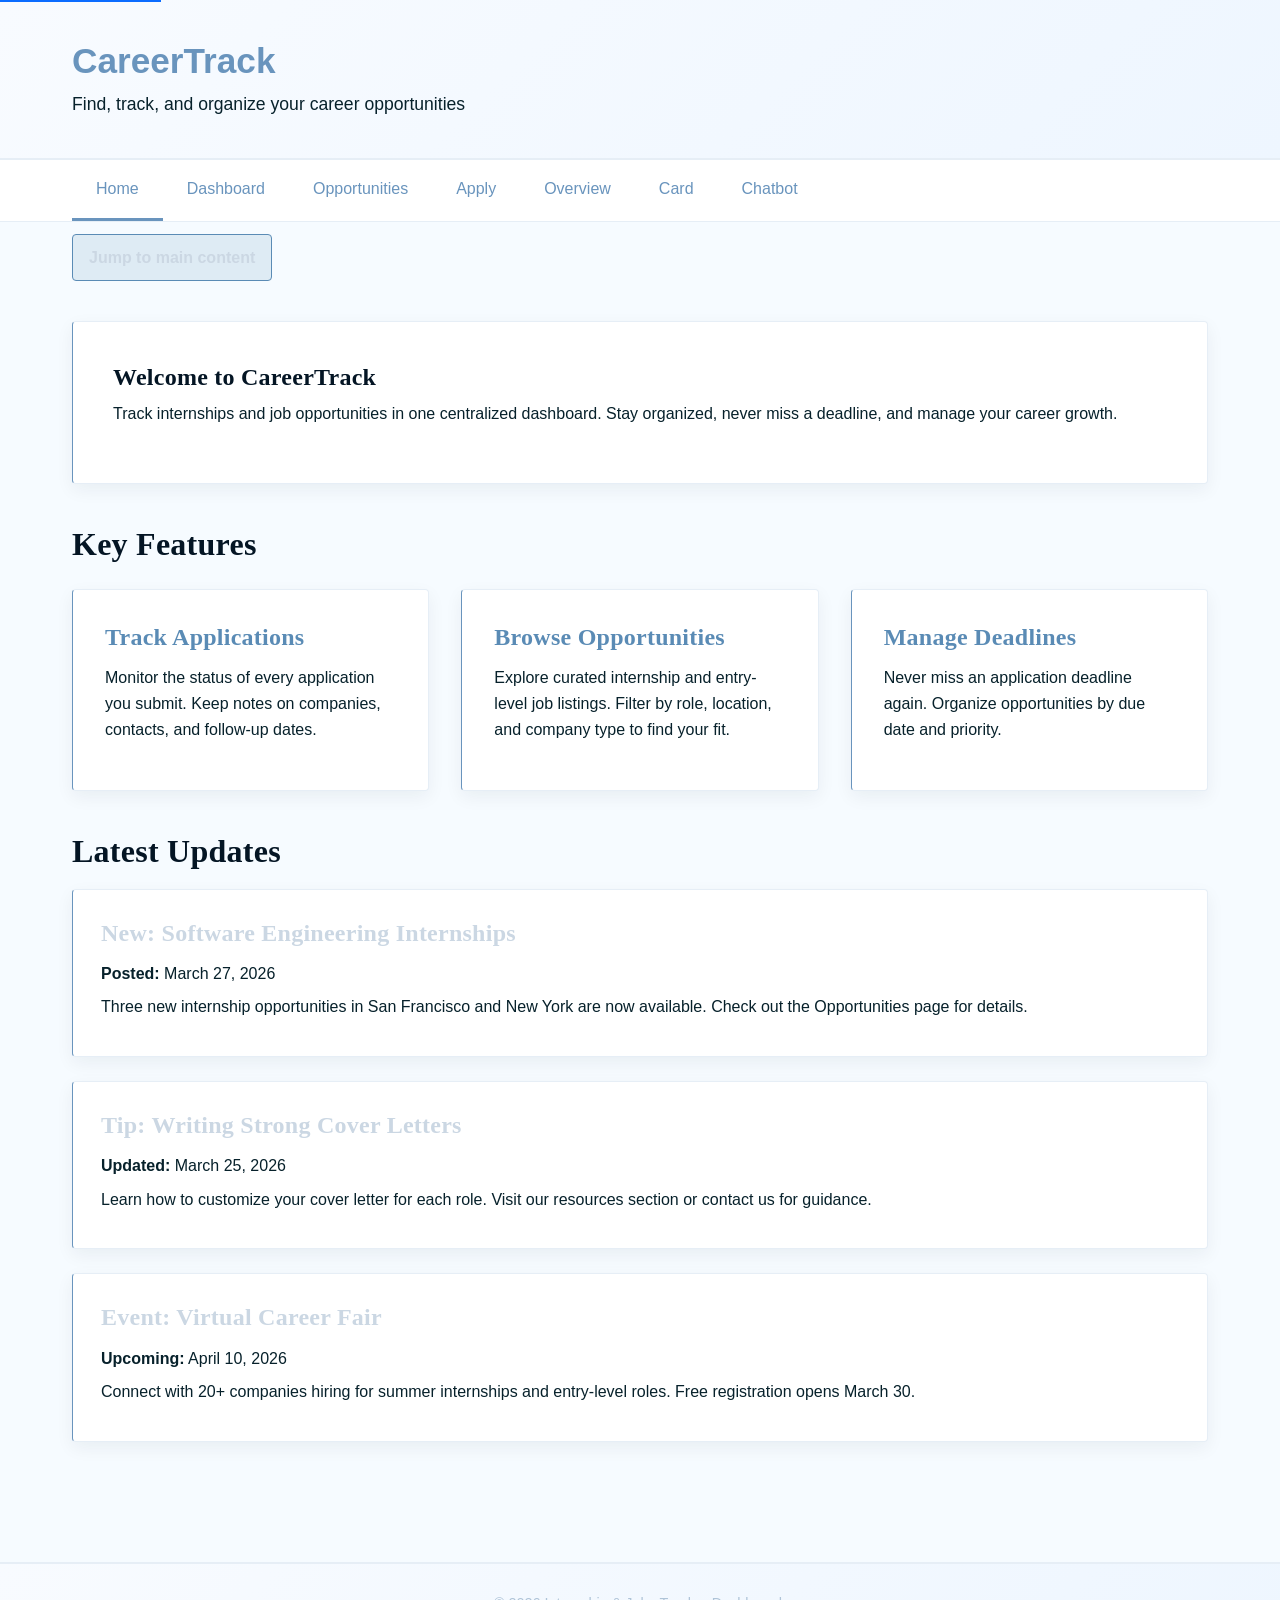
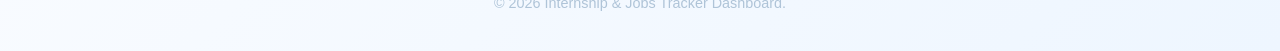
<file: index.html>
<!doctype html>
<html lang="en">
<head>
    <meta charset="UTF-8">
    <meta name="viewport" content="width=device-width, initial-scale=1.0">
    <title>CareerTrack</title>
    <link rel="stylesheet" href="styles.css">
</head>
<body>
    <a href="#main-content" class="skip-link">Skip to main content</a>
    
    <header>
        <div class="container">
            <p class="site-title">CareerTrack</p>
            <p class="tagline">Find, track, and organize your career opportunities</p>
        </div>
    </header>

    <nav>
        <div class="container">
            <ul class="nav-list">
                <li><a href="index.html" class="active">Home</a></li>
                <li><a href="dashboard.html">Dashboard</a></li>
                <li><a href="jobs.html">Opportunities</a></li>
                <li><a href="contact.html">Apply</a></li>
                <li><a href="overview.html">Overview</a></li>
                <li><a href="card.html">Card</a></li>
                <li><a href="chatbot.html">Chatbot</a></li>
            </ul>
        </div>
    </nav>

    <div class="main-jump-wrap">
        <div class="container">
            <a href="#main-content" class="main-jump-btn">Jump to main content</a>
        </div>
    </div>

    <main id="main-content">
        <div class="container">
            <section class="hero">
                <h1>Welcome to CareerTrack</h1>
                <p>Track internships and job opportunities in one centralized dashboard. Stay organized, never miss a deadline, and manage your career growth.</p>
            </section>

            <section class="features">
                <h2>Key Features</h2>
                <div class="feature-grid">
                    <article class="feature-card">
                        <h3>Track Applications</h3>
                        <p>Monitor the status of every application you submit. Keep notes on companies, contacts, and follow-up dates.</p>
                    </article>
                    <article class="feature-card">
                        <h3>Browse Opportunities</h3>
                        <p>Explore curated internship and entry-level job listings. Filter by role, location, and company type to find your fit.</p>
                    </article>
                    <article class="feature-card">
                        <h3>Manage Deadlines</h3>
                        <p>Never miss an application deadline again. Organize opportunities by due date and priority.</p>
                    </article>
                </div>
            </section>

            <section class="latest-updates">
                <h2>Latest Updates</h2>
                <div class="updates-list">
                    <article class="update-item">
                        <h3>New: Software Engineering Internships</h3>
                        <p><strong>Posted:</strong> March 27, 2026</p>
                        <p>Three new internship opportunities in San Francisco and New York are now available. Check out the Opportunities page for details.</p>
                    </article>
                    <article class="update-item">
                        <h3>Tip: Writing Strong Cover Letters</h3>
                        <p><strong>Updated:</strong> March 25, 2026</p>
                        <p>Learn how to customize your cover letter for each role. Visit our resources section or contact us for guidance.</p>
                    </article>
                    <article class="update-item">
                        <h3>Event: Virtual Career Fair</h3>
                        <p><strong>Upcoming:</strong> April 10, 2026</p>
                        <p>Connect with 20+ companies hiring for summer internships and entry-level roles. Free registration opens March 30.</p>
                    </article>
                </div>
            </section>
        </div>
    </main>

    <footer>
        <div class="container">
            <p>&copy; 2026 Internship & Jobs Tracker Dashboard.</p>
        </div>
    </footer>
</body>
</html>
</file>
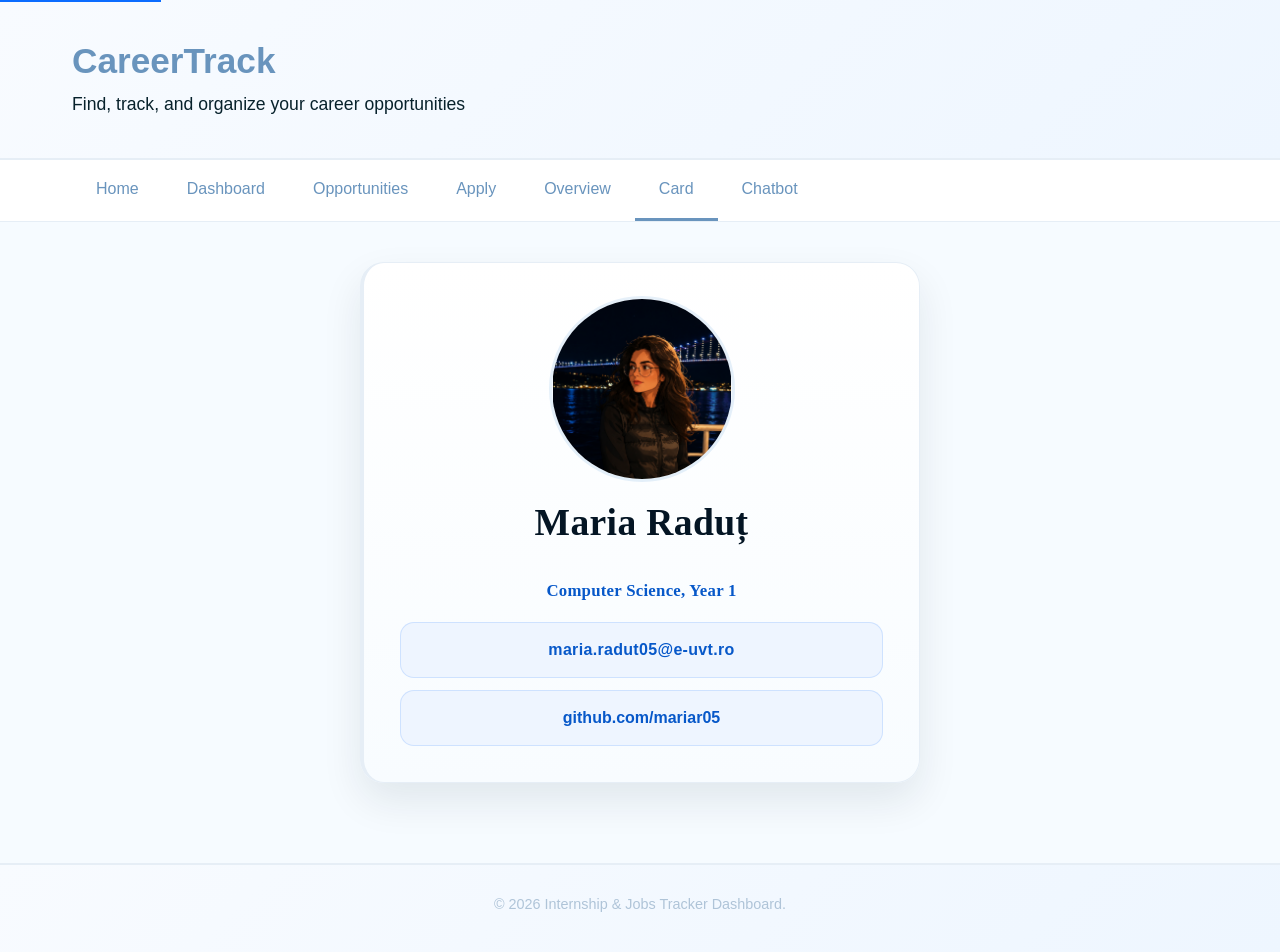
<file: card.html>
<!doctype html>
<html lang="en">
<head>
    <meta charset="UTF-8">
    <meta name="viewport" content="width=device-width, initial-scale=1.0">
    <title>Business Card - CareerTrack</title>
    <link rel="stylesheet" href="styles.css">
    <link rel="stylesheet" href="card.css">
</head>
<body class="card-page">
    <a href="#main-content" class="skip-link">Skip to main content</a>

    <header>
        <div class="container">
            <p class="site-title">CareerTrack</p>
            <p class="tagline">Find, track, and organize your career opportunities</p>
        </div>
    </header>

    <nav>
        <div class="container">
            <ul class="nav-list">
                <li><a href="index.html">Home</a></li>
                <li><a href="dashboard.html">Dashboard</a></li>
                <li><a href="jobs.html">Opportunities</a></li>
                <li><a href="contact.html">Apply</a></li>
                <li><a href="overview.html">Overview</a></li>
                <li><a href="card.html" class="active">Card</a></li>
                <li><a href="chatbot.html">Chatbot</a></li>
            </ul>
        </div>
    </nav>

    <main id="main-content" class="card-page">
        <div class="container">
            <section class="card-shell" id="main-card">
                <img src="assets/card-avatar.png" alt="Portrait illustration" class="card-photo" style="box-shadow: 0 0 0 3px rgba(119, 173, 223, 0.18);">
                <h1 class="card-title" id="fullname">Maria Raduț</h1>
                <h2 class="card-subtitle">Computer Science, Year 1</h2>
                <div class="card-links">
                    <a href="mailto:maria.radut05@e-uvt.ro" class="card-email" id="email-link">maria.radut05@e-uvt.ro</a>
                    <a href="https://github.com/mariar05" class="card-github" id="github-link" target="_blank" rel="noopener noreferrer">github.com/mariar05</a>
                </div>
            </section>
        </div>
    </main>

    <footer>
        <div class="container">
            <p>&copy; 2026 Internship & Jobs Tracker Dashboard.</p>
        </div>
    </footer>
</body>
</html>
</file>
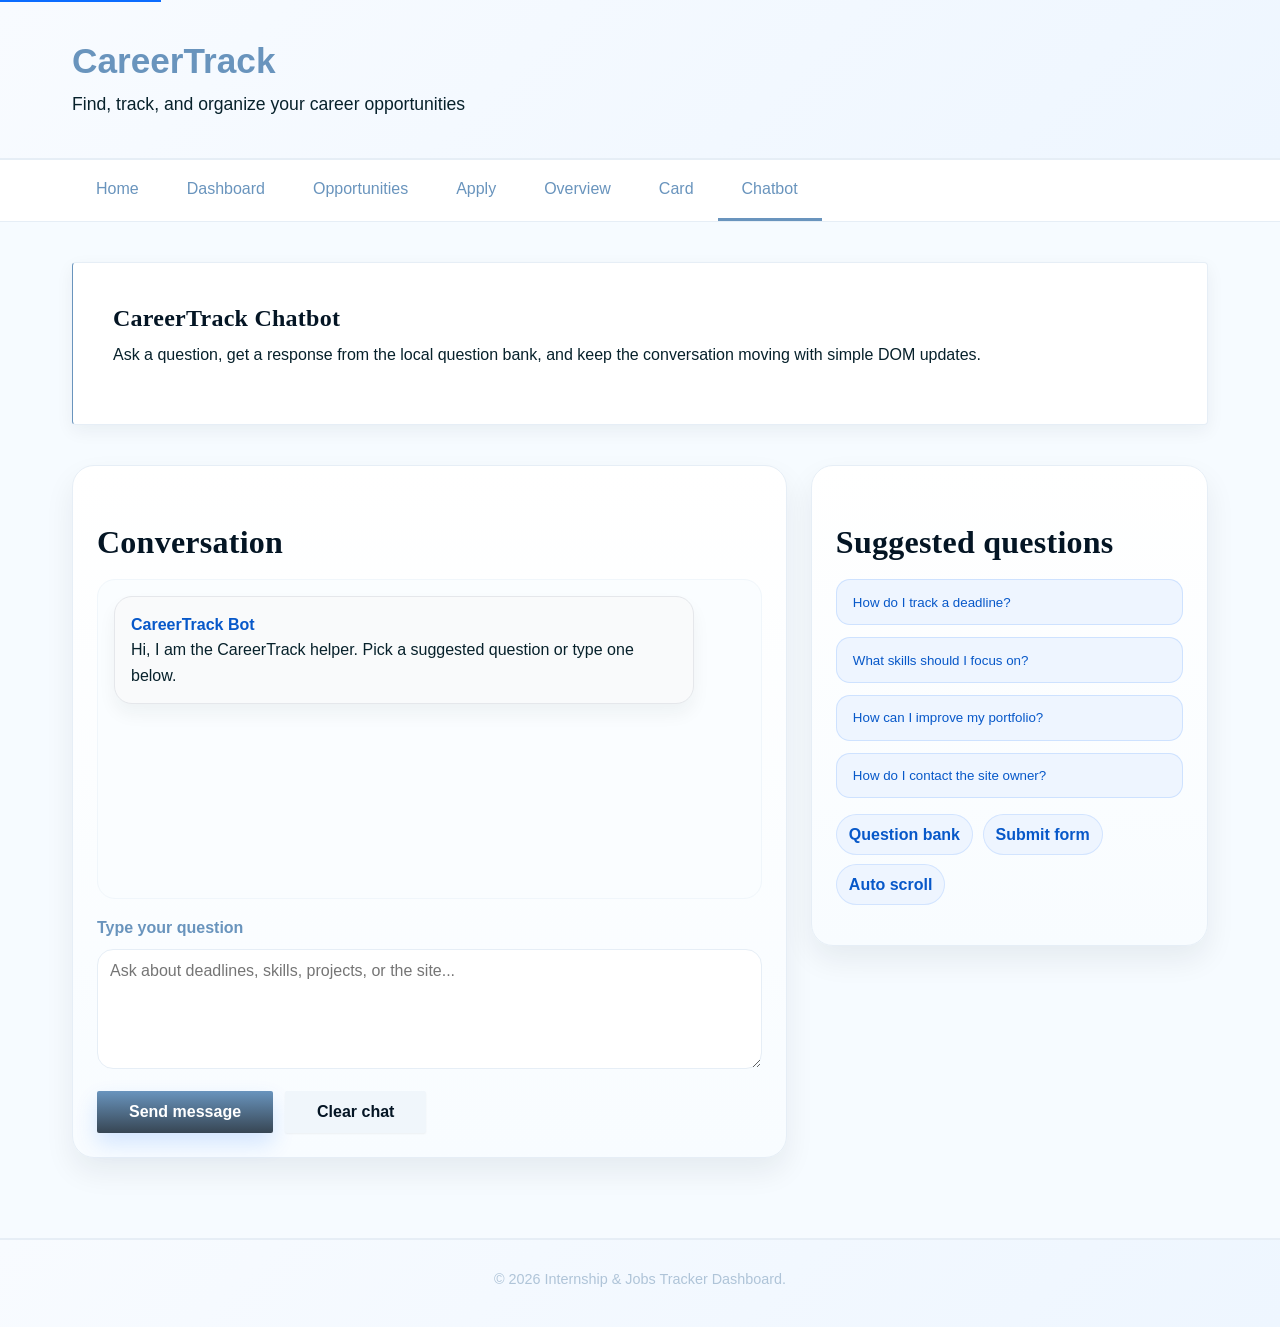
<file: chatbot.html>
<!doctype html>
<html lang="en">
<head>
    <meta charset="UTF-8">
    <meta name="viewport" content="width=device-width, initial-scale=1.0">
    <title>Chatbot - CareerTrack</title>
    <link rel="stylesheet" href="styles.css">
    <link rel="stylesheet" href="chatbot.css">
</head>
<body class="chatbot-page">
    <a href="#main-content" class="skip-link">Skip to main content</a>

    <header>
        <div class="container">
            <p class="site-title">CareerTrack</p>
            <p class="tagline">Find, track, and organize your career opportunities</p>
        </div>
    </header>

    <nav>
        <div class="container">
            <ul class="nav-list">
                <li><a href="index.html">Home</a></li>
                <li><a href="dashboard.html">Dashboard</a></li>
                <li><a href="jobs.html">Opportunities</a></li>
                <li><a href="contact.html">Apply</a></li>
                <li><a href="overview.html">Overview</a></li>
                <li><a href="card.html">Card</a></li>
                <li><a href="chatbot.html" class="active">Chatbot</a></li>
            </ul>
        </div>
    </nav>

    <main id="main-content" class="chatbot-page">
        <div class="container">
            <section class="hero">
                <h1>CareerTrack Chatbot</h1>
                <p>Ask a question, get a response from the local question bank, and keep the conversation moving with simple DOM updates.</p>
            </section>

            <section class="chatbot-shell">
                <article class="chatbot-window">
                    <h2>Conversation</h2>
                    <div id="chat-feed" class="chatbot-feed" aria-live="polite" aria-label="Chat conversation"></div>

                    <form id="chat-form" class="chatbot-form">
                        <label for="chat-input">Type your question</label>
                        <textarea id="chat-input" name="chat-input" rows="3" placeholder="Ask about deadlines, skills, projects, or the site..." required></textarea>
                        <div class="form-row">
                            <button type="submit" class="btn btn-primary">Send message</button>
                            <button type="button" id="clear-chat" class="btn btn-secondary">Clear chat</button>
                        </div>
                    </form>
                </article>

                <aside class="chatbot-sidebar">
                    <h2>Suggested questions</h2>
                    <div class="suggested-questions" id="suggested-questions" aria-label="Suggested questions"></div>
                    <p class="chatbot-meta">
                        <span class="meta-pill">Question bank</span>
                        <span class="meta-pill">Submit form</span>
                        <span class="meta-pill">Auto scroll</span>
                    </p>
                </aside>
            </section>
        </div>
    </main>

    <footer>
        <div class="container">
            <p>&copy; 2026 Internship & Jobs Tracker Dashboard.</p>
        </div>
    </footer>

    <script src="chatbot.js"></script>
</html>
</file>
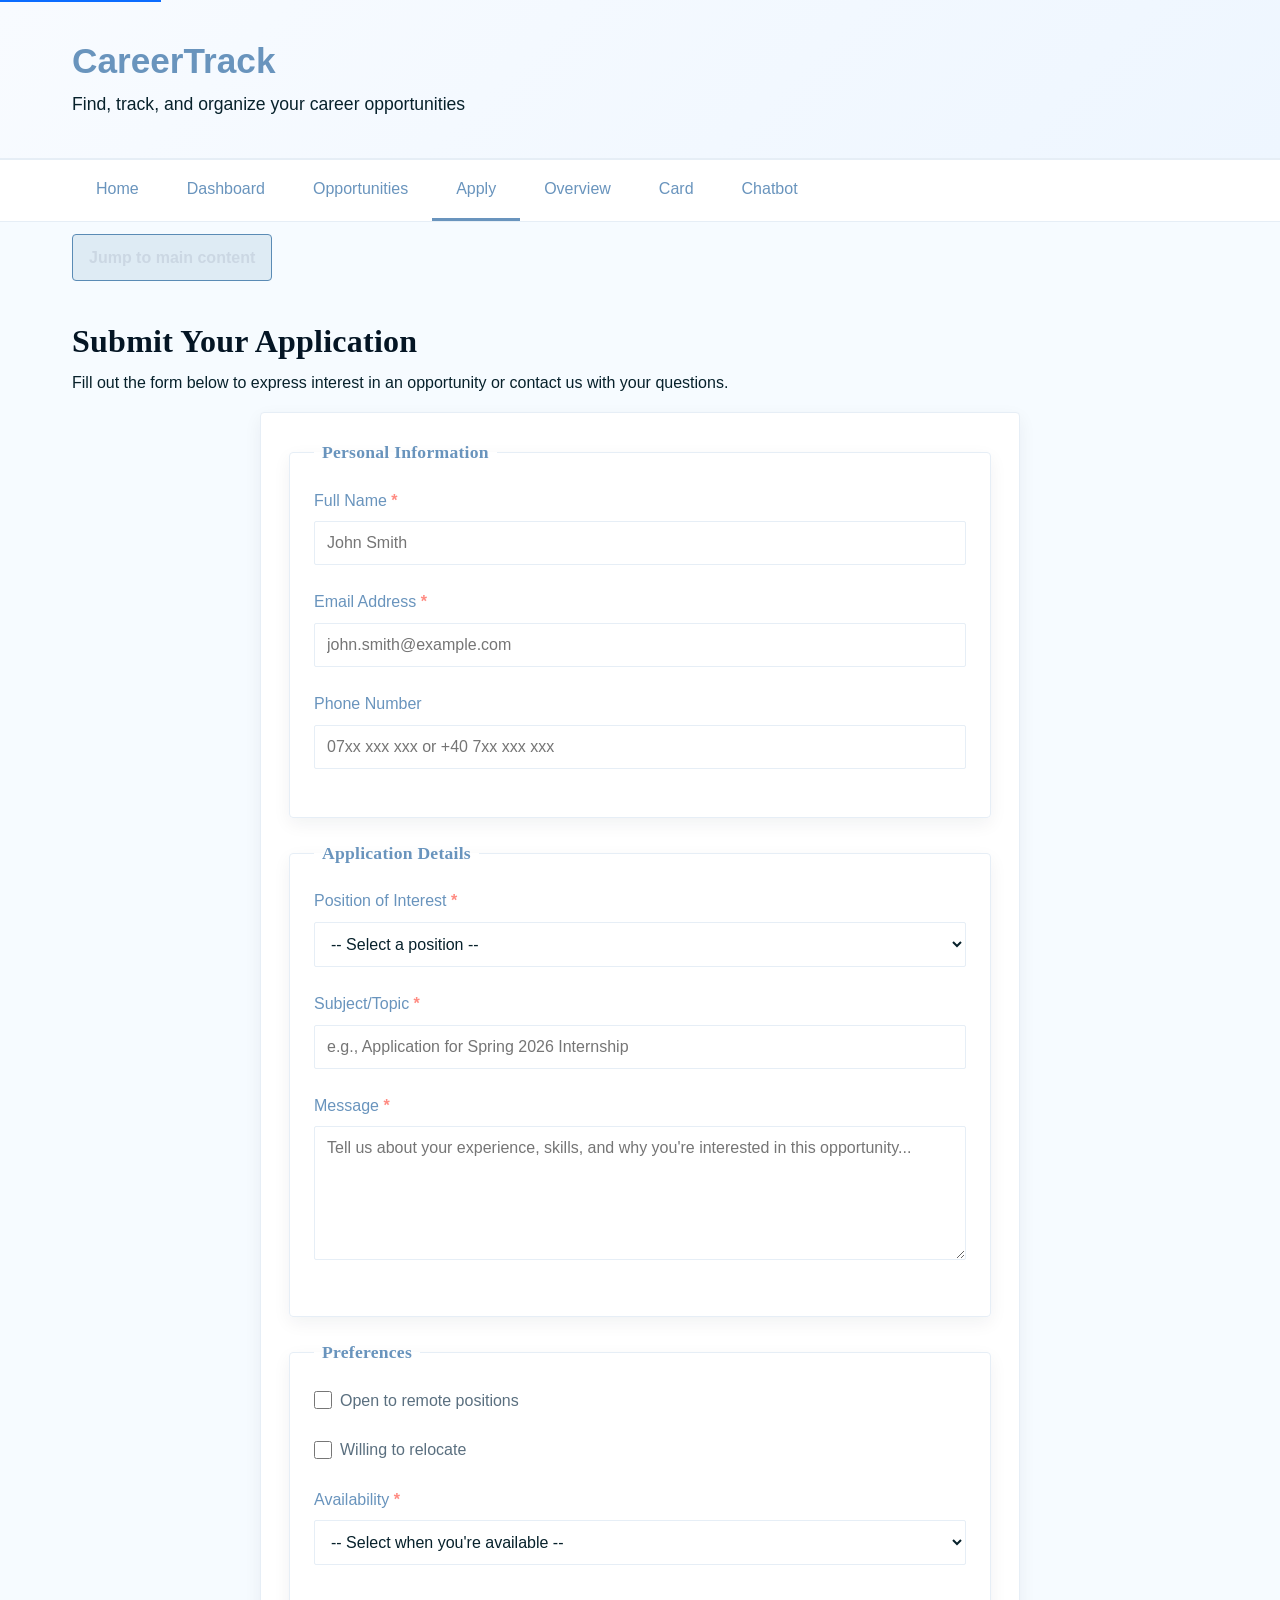
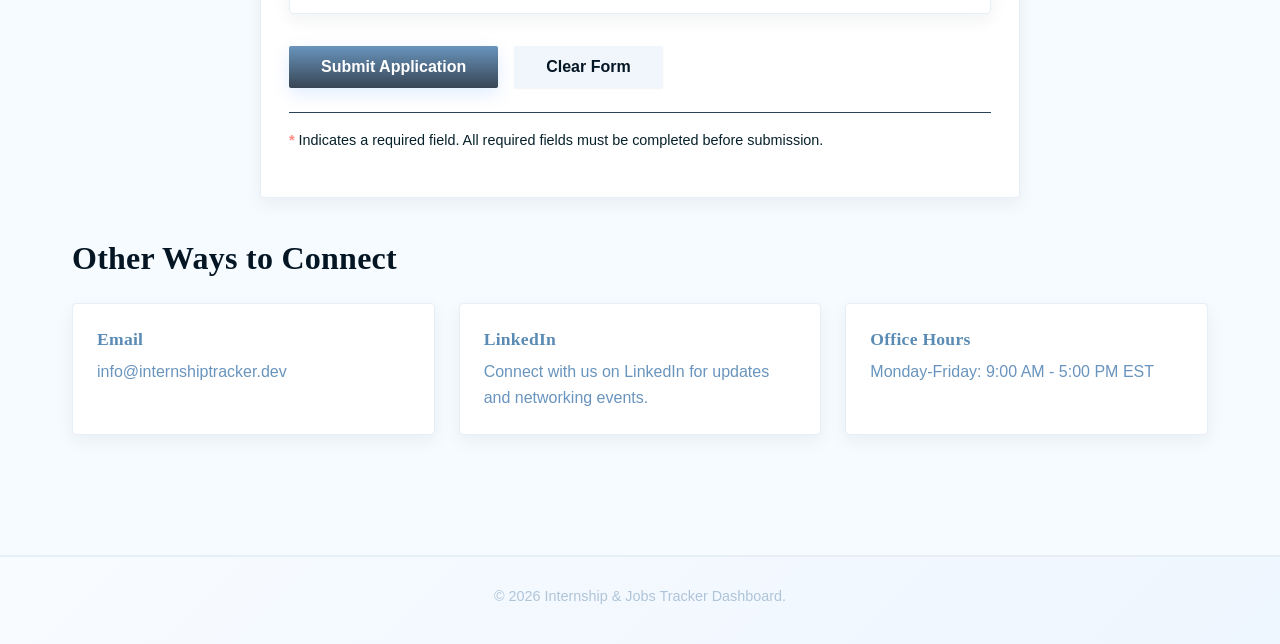
<file: contact.html>
<!doctype html>
<html lang="en">
<head>
    <meta charset="UTF-8">
    <meta name="viewport" content="width=device-width, initial-scale=1.0">
    <title>Apply - CareerTrack</title>
    <link rel="stylesheet" href="styles.css">
</head>
<body>
    <a href="#main-content" class="skip-link">Skip to main content</a>
    
    <header>
        <div class="container">
            <p class="site-title">CareerTrack</p>
            <p class="tagline">Find, track, and organize your career opportunities</p>
        </div>
    </header>

    <nav>
        <div class="container">
            <ul class="nav-list">
                <li><a href="index.html">Home</a></li>
                <li><a href="dashboard.html">Dashboard</a></li>
                <li><a href="jobs.html">Opportunities</a></li>
                <li><a href="contact.html" class="active">Apply</a></li>
                <li><a href="overview.html">Overview</a></li>
                <li><a href="card.html">Card</a></li>
                <li><a href="chatbot.html">Chatbot</a></li>
            </ul>
        </div>
    </nav>

    <div class="main-jump-wrap">
        <div class="container">
            <a href="#main-content" class="main-jump-btn">Jump to main content</a>
        </div>
    </div>

    <main id="main-content">
        <div class="container">
            <h1>Submit Your Application</h1>
            <p>Fill out the form below to express interest in an opportunity or contact us with your questions.</p>

            <section class="form-section">
                <form class="application-form" action="#" method="POST">
                    
                    <fieldset>
                        <legend>Personal Information</legend>
                        
                        <div class="form-group">
                            <label for="full-name">Full Name <span class="required">*</span></label>
                            <input 
                                type="text" 
                                id="full-name" 
                                name="full_name" 
                                required 
                                placeholder="John Smith"
                                aria-required="true"
                            >
                        </div>

                        <div class="form-group">
                            <label for="email">Email Address <span class="required">*</span></label>
                            <input 
                                type="email" 
                                id="email" 
                                name="email" 
                                required 
                                placeholder="john.smith@example.com"
                                aria-required="true"
                            >
                        </div>

                        <div class="form-group">
                            <label for="phone">Phone Number</label>
                            <input 
                                type="tel" 
                                id="phone" 
                                name="phone" 
                                placeholder="07xx xxx xxx or +40 7xx xxx xxx"
                                inputmode="tel"
                                autocomplete="tel-national"
                                pattern="^(\+40\s?|0)7\d{2}[\s.-]?\d{3}[\s.-]?\d{3}$"
                                title="Use a valid phone number from Romania: 07xx xxx xxx or +40 7xx xxx xxx"
                            >
                        </div>
                    </fieldset>

                    <fieldset>
                        <legend>Application Details</legend>
                        
                        <div class="form-group">
                            <label for="position">Position of Interest <span class="required">*</span></label>
                            <select id="position" name="position" required aria-required="true">
                                <option value="">-- Select a position --</option>
                                <option value="software-eng">Software Engineering Internship</option>
                                <option value="data-analytics">Data Analytics Internship</option>
                                <option value="ui-ux">UI/UX Design Internship</option>
                                <option value="business-analyst">Business Analyst Internship</option>
                                <option value="environmental">Environmental Science Internship</option>
                                <option value="marketing">Marketing & Communications Internship</option>
                                <option value="cybersecurity">Cybersecurity Internship</option>
                                <option value="product-mgmt">Product Management Internship</option>
                            </select>
                        </div>

                        <div class="form-group">
                            <label for="subject">Subject/Topic <span class="required">*</span></label>
                            <input 
                                type="text" 
                                id="subject" 
                                name="subject" 
                                required 
                                placeholder="e.g., Application for Spring 2026 Internship"
                                aria-required="true"
                            >
                        </div>

                        <div class="form-group">
                            <label for="message">Message <span class="required">*</span></label>
                            <textarea 
                                id="message" 
                                name="message" 
                                rows="6" 
                                required 
                                placeholder="Tell us about your experience, skills, and why you're interested in this opportunity..."
                                aria-required="true"
                            ></textarea>
                        </div>
                    </fieldset>

                    <fieldset>
                        <legend>Preferences</legend>
                        
                        <div class="form-group checkbox-group">
                            <label for="remote">
                                <input 
                                    type="checkbox" 
                                    id="remote" 
                                    name="remote" 
                                    value="yes"
                                >
                                Open to remote positions
                            </label>
                        </div>

                        <div class="form-group checkbox-group">
                            <label for="relocation">
                                <input 
                                    type="checkbox" 
                                    id="relocation" 
                                    name="relocation" 
                                    value="yes"
                                >
                                Willing to relocate
                            </label>
                        </div>

                        <div class="form-group">
                            <label for="availability">Availability <span class="required">*</span></label>
                            <select id="availability" name="availability" required aria-required="true">
                                <option value="">-- Select when you're available --</option>
                                <option value="summer-2026">Summer 2026</option>
                                <option value="fall-2026">Fall 2026</option>
                                <option value="spring-2027">Spring 2027</option>
                                <option value="immediate">Immediate</option>
                                <option value="flexible">Flexible</option>
                            </select>
                        </div>
                    </fieldset>

                    <div class="form-actions">
                        <button type="submit" class="btn btn-primary">Submit Application</button>
                        <button type="reset" class="btn btn-secondary">Clear Form</button>
                    </div>

                    <p class="form-note"><span class="required">*</span> Indicates a required field. All required fields must be completed before submission.</p>
                </form>
            </section>

            <section class="contact-info">
                <h2>Other Ways to Connect</h2>
                <div class="contact-methods">
                    <article class="contact-method">
                        <h4>Email</h4>
                        <p><a href="mailto:info@internshiptracker.dev">info@internshiptracker.dev</a></p>
                    </article>
                    <article class="contact-method">
                        <h4>LinkedIn</h4>
                        <p>Connect with us on <a href="https://linkedin.com" target="_blank" rel="noopener noreferrer">LinkedIn</a> for updates and networking events.</p>
                    </article>
                    <article class="contact-method">
                        <h4>Office Hours</h4>
                        <p>Monday-Friday: 9:00 AM - 5:00 PM EST</p>
                    </article>
                </div>
            </section>
        </div>
    </main>

    <footer>
        <div class="container">
            <p>&copy; 2026 Internship & Jobs Tracker Dashboard.</p>
        </div>
    </footer>
</body>
</html>
</file>
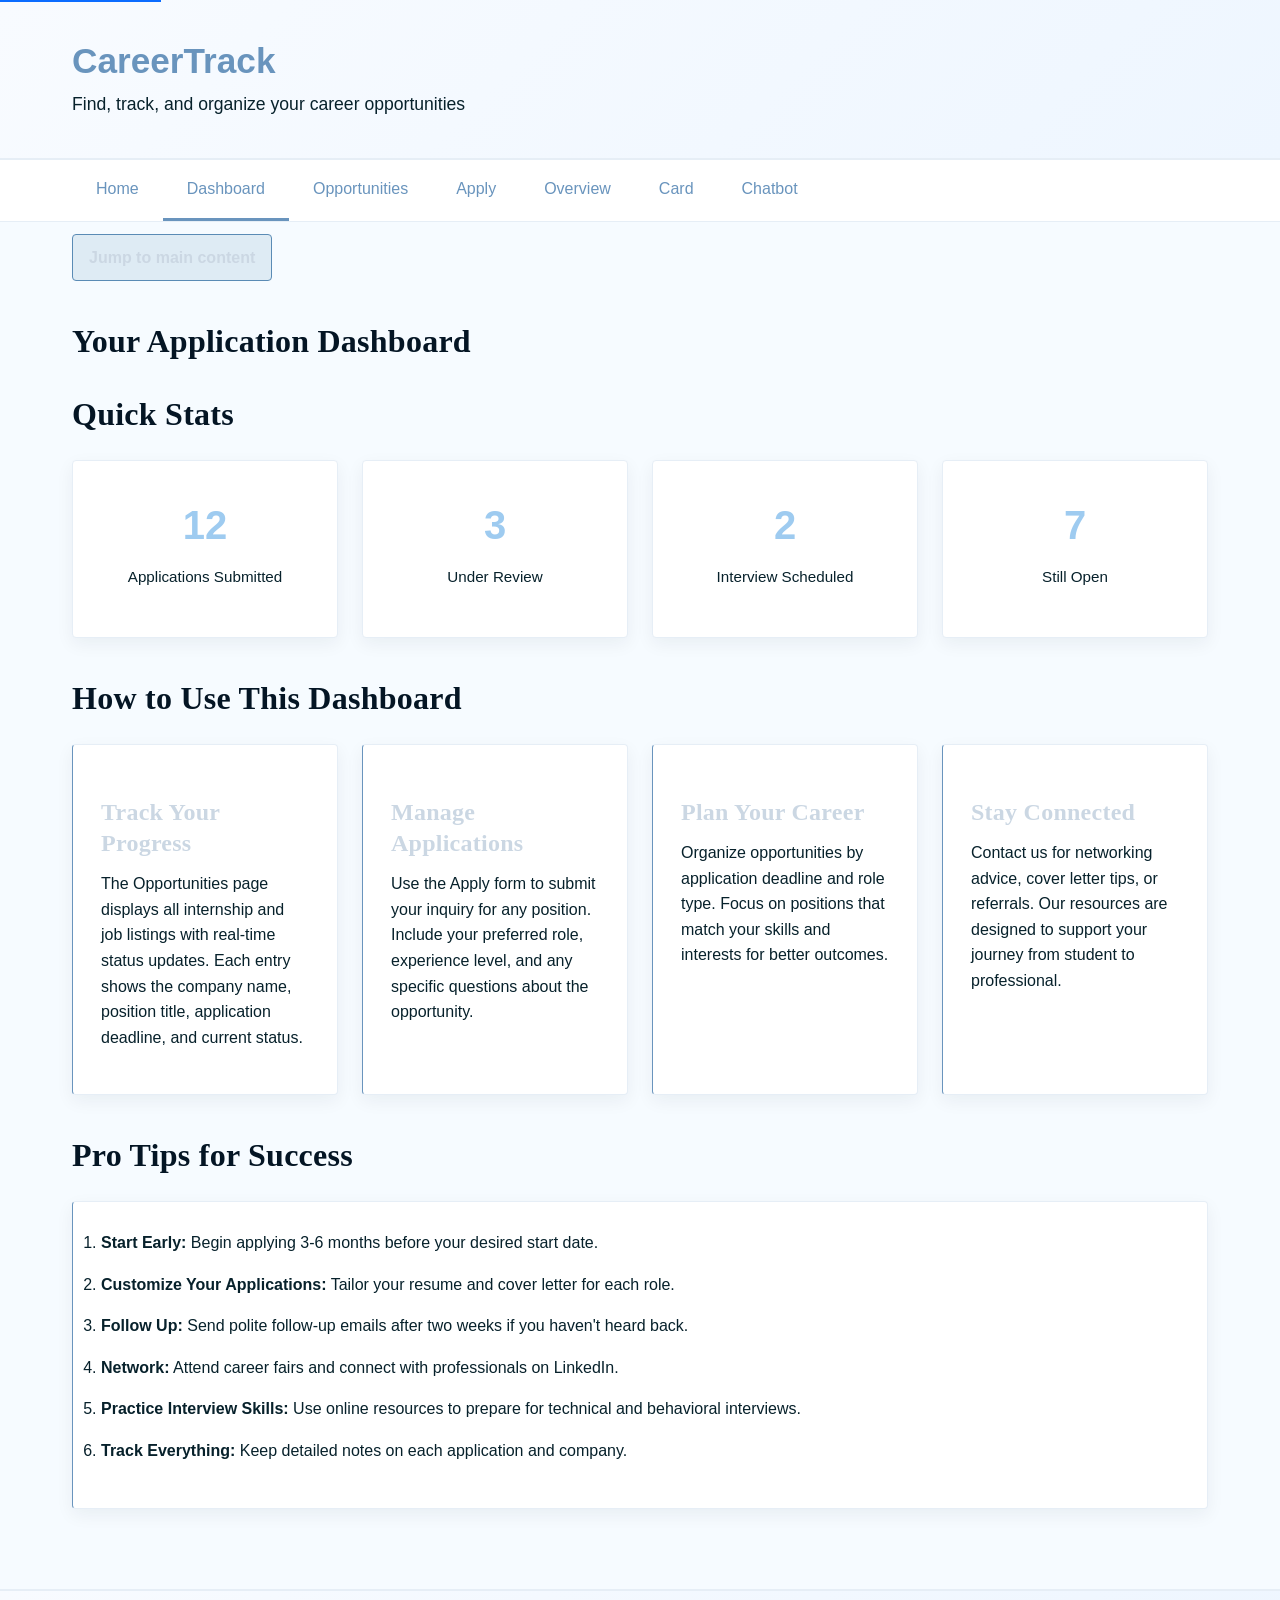
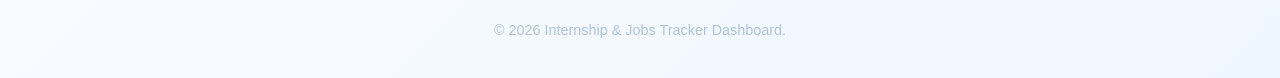
<file: dashboard.html>
<!doctype html>
<html lang="en">
<head>
    <meta charset="UTF-8">
    <meta name="viewport" content="width=device-width, initial-scale=1.0">
    <title>Dashboard - CareerTrack</title>
    <link rel="stylesheet" href="styles.css">
</head>
<body>
    <a href="#main-content" class="skip-link">Skip to main content</a>
    
    <header>
        <div class="container">
            <p class="site-title">CareerTrack</p>
            <p class="tagline">Find, track, and organize your career opportunities</p>
        </div>
    </header>

    <nav>
        <div class="container">
            <ul class="nav-list">
                <li><a href="index.html">Home</a></li>
                <li><a href="dashboard.html" class="active">Dashboard</a></li>
                <li><a href="jobs.html">Opportunities</a></li>
                <li><a href="contact.html">Apply</a></li>
                <li><a href="overview.html">Overview</a></li>
                <li><a href="card.html">Card</a></li>
                <li><a href="chatbot.html">Chatbot</a></li>
            </ul>
        </div>
    </nav>

    <div class="main-jump-wrap">
        <div class="container">
            <a href="#main-content" class="main-jump-btn">Jump to main content</a>
        </div>
    </div>

    <main id="main-content">
        <div class="container">
            <h1>Your Application Dashboard</h1>
            
            <section class="dashboard-overview">
                <h2>Quick Stats</h2>
                <div class="stats-grid">
                    <div class="stat-card">
                        <p class="stat-number">12</p>
                        <p class="stat-label">Applications Submitted</p>
                    </div>
                    <div class="stat-card">
                        <p class="stat-number">3</p>
                        <p class="stat-label">Under Review</p>
                    </div>
                    <div class="stat-card">
                        <p class="stat-number">2</p>
                        <p class="stat-label">Interview Scheduled</p>
                    </div>
                    <div class="stat-card">
                        <p class="stat-number">7</p>
                        <p class="stat-label">Still Open</p>
                    </div>
                </div>
            </section>

            <section class="dashboard-content">
                <h2>How to Use This Dashboard</h2>
                <div class="info-boxes">
                    <article class="info-box">
                        <h3>Track Your Progress</h3>
                        <p>The Opportunities page displays all internship and job listings with real-time status updates. Each entry shows the company name, position title, application deadline, and current status.</p>
                    </article>
                    <article class="info-box">
                        <h3>Manage Applications</h3>
                        <p>Use the Apply form to submit your inquiry for any position. Include your preferred role, experience level, and any specific questions about the opportunity.</p>
                    </article>
                    <article class="info-box">
                        <h3>Plan Your Career</h3>
                        <p>Organize opportunities by application deadline and role type. Focus on positions that match your skills and interests for better outcomes.</p>
                    </article>
                    <article class="info-box">
                        <h3>Stay Connected</h3>
                        <p>Contact us for networking advice, cover letter tips, or referrals. Our resources are designed to support your journey from student to professional.</p>
                    </article>
                </div>
            </section>

            <section class="dashboard-tips">
                <h2>Pro Tips for Success</h2>
                <ol class="tips-list">
                    <li><strong>Start Early:</strong> Begin applying 3-6 months before your desired start date.</li>
                    <li><strong>Customize Your Applications:</strong> Tailor your resume and cover letter for each role.</li>
                    <li><strong>Follow Up:</strong> Send polite follow-up emails after two weeks if you haven't heard back.</li>
                    <li><strong>Network:</strong> Attend career fairs and connect with professionals on LinkedIn.</li>
                    <li><strong>Practice Interview Skills:</strong> Use online resources to prepare for technical and behavioral interviews.</li>
                    <li><strong>Track Everything:</strong> Keep detailed notes on each application and company.</li>
                </ol>
            </section>
        </div>
    </main>

    <footer>
        <div class="container">
            <p>&copy; 2026 Internship & Jobs Tracker Dashboard.</p>
        </div>
    </footer>
</body>
</html>
</file>
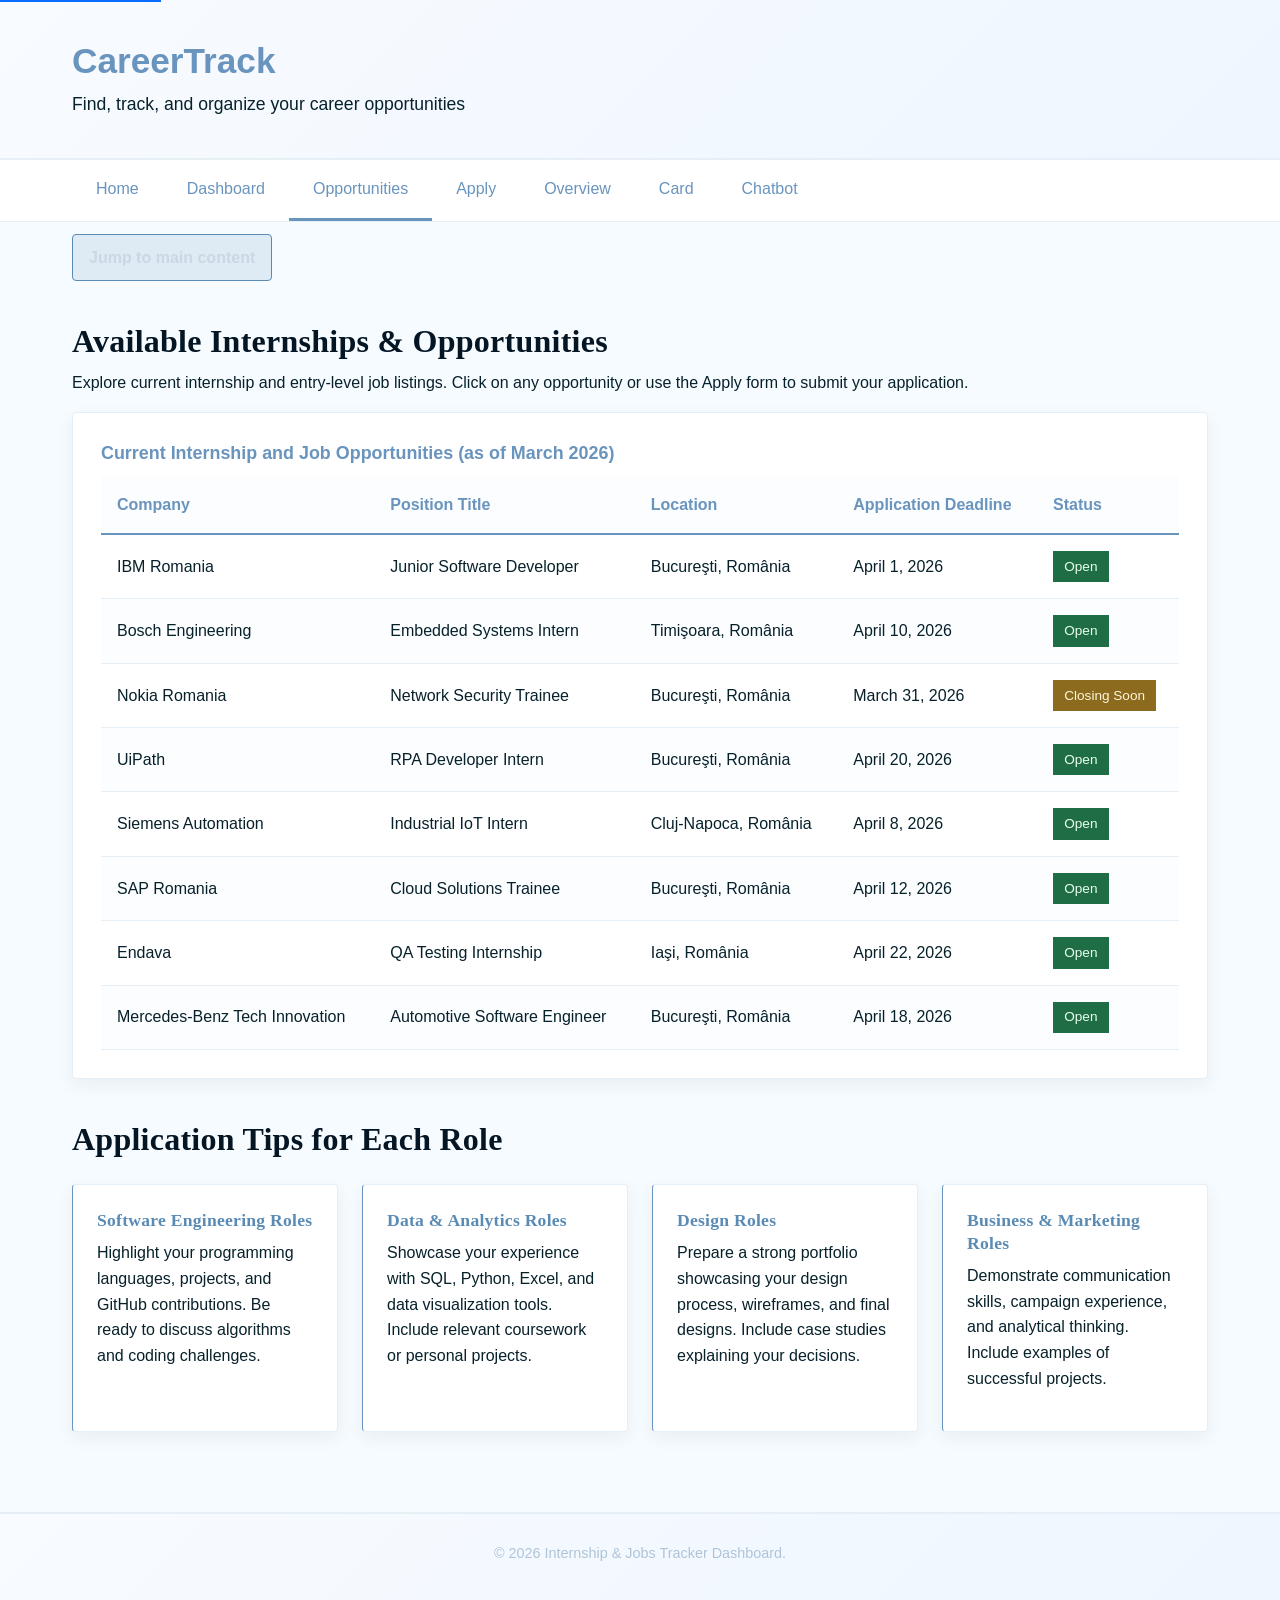
<file: jobs.html>
<!doctype html>
<html lang="en">
<head>
    <meta charset="UTF-8">
    <meta name="viewport" content="width=device-width, initial-scale=1.0">
    <title>Opportunities - CareerTrack</title>
    <link rel="stylesheet" href="styles.css">
</head>
<body>
    <a href="#main-content" class="skip-link">Skip to main content</a>
    
    <header>
        <div class="container">
            <p class="site-title">CareerTrack</p>
            <p class="tagline">Find, track, and organize your career opportunities</p>
        </div>
    </header>

    <nav>
        <div class="container">
            <ul class="nav-list">
                <li><a href="index.html">Home</a></li>
                <li><a href="dashboard.html">Dashboard</a></li>
                <li><a href="jobs.html" class="active">Opportunities</a></li>
                <li><a href="contact.html">Apply</a></li>
                <li><a href="overview.html">Overview</a></li>
                <li><a href="card.html">Card</a></li>
                <li><a href="chatbot.html">Chatbot</a></li>
            </ul>
        </div>
    </nav>

    <div class="main-jump-wrap">
        <div class="container">
            <a href="#main-content" class="main-jump-btn">Jump to main content</a>
        </div>
    </div>

    <main id="main-content">
        <div class="container">
            <h1>Available Internships & Opportunities</h1>
            <p>Explore current internship and entry-level job listings. Click on any opportunity or use the Apply form to submit your application.</p>

            <section class="opportunities-table-section">
                <table class="opportunities-table">
                    <caption>Current Internship and Job Opportunities (as of March 2026)</caption>
                    <thead>
                        <tr>
                            <th scope="col">Company</th>
                            <th scope="col">Position Title</th>
                            <th scope="col">Location</th>
                            <th scope="col">Application Deadline</th>
                            <th scope="col">Status</th>
                        </tr>
                    </thead>
                    <tbody>
                        <tr>
                            <td>IBM Romania</td>
                            <td>Junior Software Developer</td>
                            <td>Bucureşti, România</td>
                            <td>April 1, 2026</td>
                            <td><span class="status-open">Open</span></td>
                        </tr>
                        <tr>
                            <td>Bosch Engineering</td>
                            <td>Embedded Systems Intern</td>
                            <td>Timişoara, România</td>
                            <td>April 10, 2026</td>
                            <td><span class="status-open">Open</span></td>
                        </tr>
                        <tr>
                            <td>Nokia Romania</td>
                            <td>Network Security Trainee</td>
                            <td>Bucureşti, România</td>
                            <td>March 31, 2026</td>
                            <td><span class="status-closing">Closing Soon</span></td>
                        </tr>
                        <tr>
                            <td>UiPath</td>
                            <td>RPA Developer Intern</td>
                            <td>Bucureşti, România</td>
                            <td>April 20, 2026</td>
                            <td><span class="status-open">Open</span></td>
                        </tr>
                        <tr>
                            <td>Siemens Automation</td>
                            <td>Industrial IoT Intern</td>
                            <td>Cluj-Napoca, România</td>
                            <td>April 8, 2026</td>
                            <td><span class="status-open">Open</span></td>
                        </tr>
                        <tr>
                            <td>SAP Romania</td>
                            <td>Cloud Solutions Trainee</td>
                            <td>Bucureşti, România</td>
                            <td>April 12, 2026</td>
                            <td><span class="status-open">Open</span></td>
                        </tr>
                        <tr>
                            <td>Endava</td>
                            <td>QA Testing Internship</td>
                            <td>Iaşi, România</td>
                            <td>April 22, 2026</td>
                            <td><span class="status-open">Open</span></td>
                        </tr>
                        <tr>
                            <td>Mercedes-Benz Tech Innovation</td>
                            <td>Automotive Software Engineer</td>
                            <td>Bucureşti, România</td>
                            <td>April 18, 2026</td>
                            <td><span class="status-open">Open</span></td>
                        </tr>
                    </tbody>
                </table>
            </section>

            <section class="application-notes">
                <h2>Application Tips for Each Role</h2>
                <div class="tips-container">
                    <article class="tip">
                        <h4>Software Engineering Roles</h4>
                        <p>Highlight your programming languages, projects, and GitHub contributions. Be ready to discuss algorithms and coding challenges.</p>
                    </article>
                    <article class="tip">
                        <h4>Data & Analytics Roles</h4>
                        <p>Showcase your experience with SQL, Python, Excel, and data visualization tools. Include relevant coursework or personal projects.</p>
                    </article>
                    <article class="tip">
                        <h4>Design Roles</h4>
                        <p>Prepare a strong portfolio showcasing your design process, wireframes, and final designs. Include case studies explaining your decisions.</p>
                    </article>
                    <article class="tip">
                        <h4>Business & Marketing Roles</h4>
                        <p>Demonstrate communication skills, campaign experience, and analytical thinking. Include examples of successful projects.</p>
                    </article>
                </div>
            </section>
        </div>
    </main>

    <footer>
        <div class="container">
            <p>&copy; 2026 Internship & Jobs Tracker Dashboard.</p>
        </div>
    </footer>
</body>
</html>
</file>
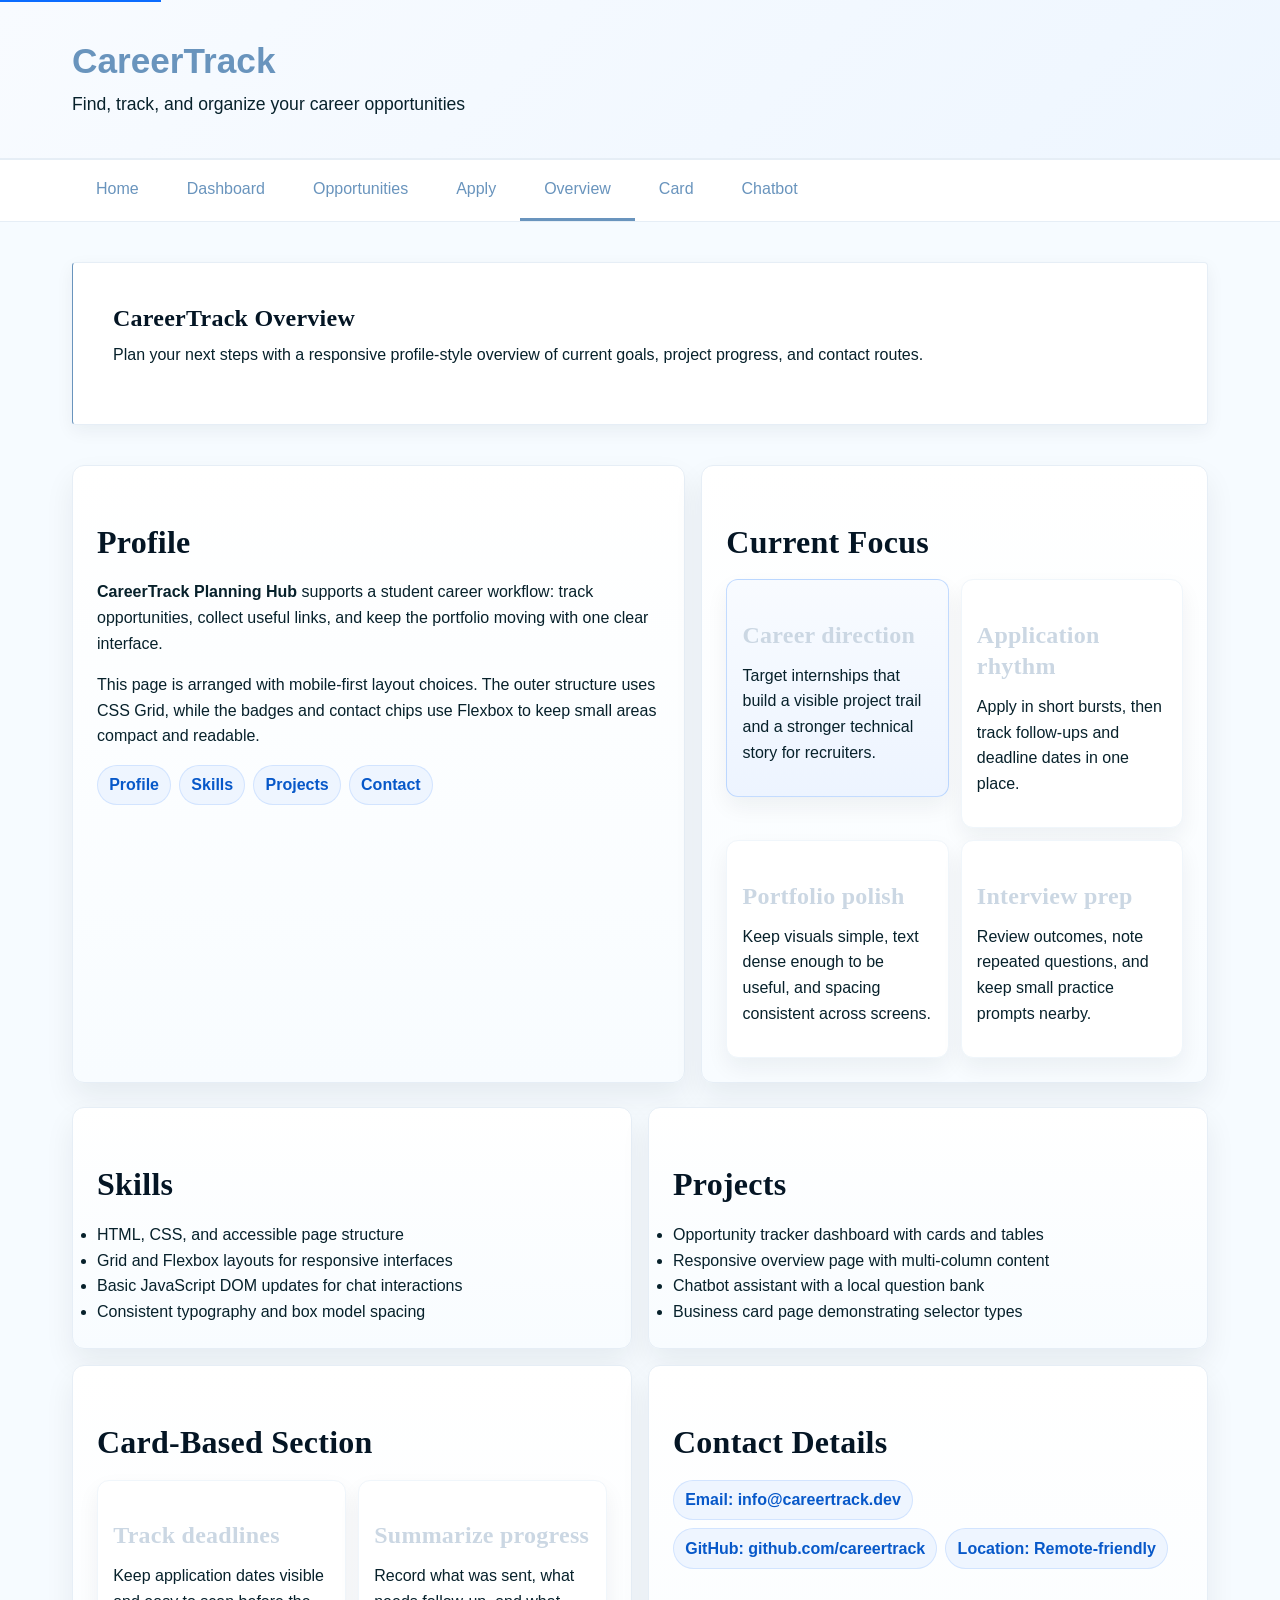
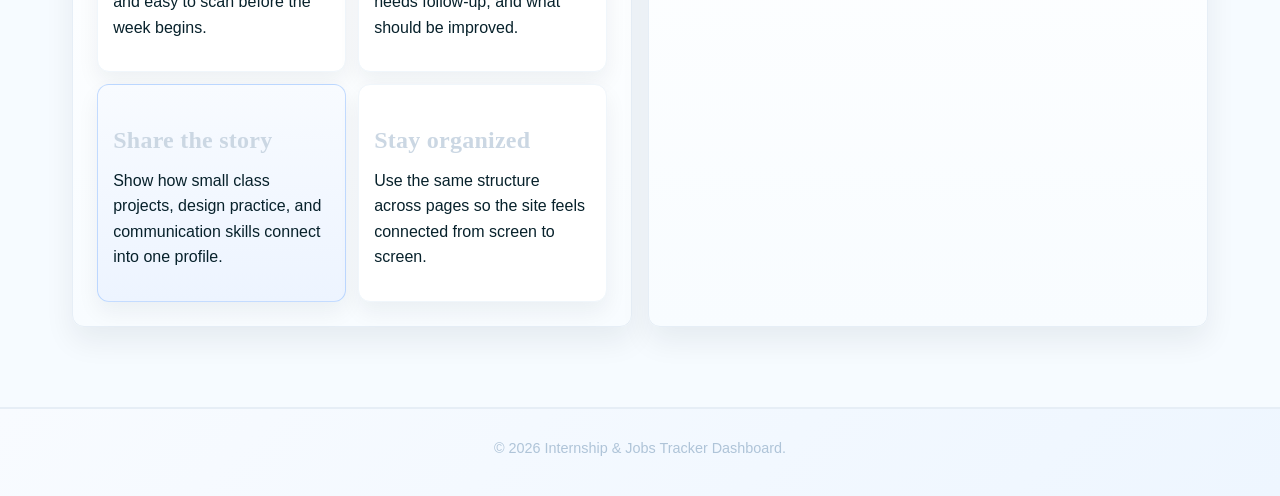
<file: overview.html>
<!doctype html>
<html lang="en">
<head>
    <meta charset="UTF-8">
    <meta name="viewport" content="width=device-width, initial-scale=1.0">
    <title>Overview - CareerTrack</title>
    <link rel="stylesheet" href="styles.css">
</head>
<body class="overview-page">
    <a href="#main-content" class="skip-link">Skip to main content</a>

    <header>
        <div class="container">
            <p class="site-title">CareerTrack</p>
            <p class="tagline">Find, track, and organize your career opportunities</p>
        </div>
    </header>

    <nav>
        <div class="container">
            <ul class="nav-list">
                <li><a href="index.html">Home</a></li>
                <li><a href="dashboard.html">Dashboard</a></li>
                <li><a href="jobs.html">Opportunities</a></li>
                <li><a href="contact.html">Apply</a></li>
                <li><a href="overview.html" class="active">Overview</a></li>
                <li><a href="card.html">Card</a></li>
                <li><a href="chatbot.html">Chatbot</a></li>
            </ul>
        </div>
    </nav>

    <main id="main-content" class="overview-page">
        <div class="container">
            <section class="hero overview-hero">
                <h1>CareerTrack Overview</h1>
                <p>Plan your next steps with a responsive profile-style overview of current goals, project progress, and contact routes.</p>
            </section>

            <section class="overview-layout">
                <article class="profile-panel">
                    <div class="profile-summary">
                        <h2>Profile</h2>
                        <p><strong>CareerTrack Planning Hub</strong> supports a student career workflow: track opportunities, collect useful links, and keep the portfolio moving with one clear interface.</p>
                        <p>This page is arranged with mobile-first layout choices. The outer structure uses CSS Grid, while the badges and contact chips use Flexbox to keep small areas compact and readable.</p>
                        <div class="overview-badges">
                            <span class="badge">Profile</span>
                            <span class="badge">Skills</span>
                            <span class="badge">Projects</span>
                            <span class="badge">Contact</span>
                        </div>
                    </div>
                </article>

                <aside class="overview-panel">
                    <h2>Current Focus</h2>
                    <div class="overview-cards">
                        <article class="overview-card featured">
                            <h3>Career direction</h3>
                            <p>Target internships that build a visible project trail and a stronger technical story for recruiters.</p>
                        </article>
                        <article class="overview-card">
                            <h3>Application rhythm</h3>
                            <p>Apply in short bursts, then track follow-ups and deadline dates in one place.</p>
                        </article>
                        <article class="overview-card">
                            <h3>Portfolio polish</h3>
                            <p>Keep visuals simple, text dense enough to be useful, and spacing consistent across screens.</p>
                        </article>
                        <article class="overview-card">
                            <h3>Interview prep</h3>
                            <p>Review outcomes, note repeated questions, and keep small practice prompts nearby.</p>
                        </article>
                    </div>
                </aside>
            </section>

            <section class="overview-grid" aria-label="overview details">
                <article class="skills-panel">
                    <h2>Skills</h2>
                    <ul>
                        <li>HTML, CSS, and accessible page structure</li>
                        <li>Grid and Flexbox layouts for responsive interfaces</li>
                        <li>Basic JavaScript DOM updates for chat interactions</li>
                        <li>Consistent typography and box model spacing</li>
                    </ul>
                </article>

                <article class="projects-panel">
                    <h2>Projects</h2>
                    <ul>
                        <li>Opportunity tracker dashboard with cards and tables</li>
                        <li>Responsive overview page with multi-column content</li>
                        <li>Chatbot assistant with a local question bank</li>
                        <li>Business card page demonstrating selector types</li>
                    </ul>
                </article>

                <article class="projects-panel">
                    <h2>Card-Based Section</h2>
                    <div class="overview-cards">
                        <article class="overview-card">
                            <h3>Track deadlines</h3>
                            <p>Keep application dates visible and easy to scan before the week begins.</p>
                        </article>
                        <article class="overview-card">
                            <h3>Summarize progress</h3>
                            <p>Record what was sent, what needs follow-up, and what should be improved.</p>
                        </article>
                        <article class="overview-card featured">
                            <h3>Share the story</h3>
                            <p>Show how small class projects, design practice, and communication skills connect into one profile.</p>
                        </article>
                        <article class="overview-card">
                            <h3>Stay organized</h3>
                            <p>Use the same structure across pages so the site feels connected from screen to screen.</p>
                        </article>
                    </div>
                </article>

                <article class="contact-panel">
                    <h2>Contact Details</h2>
                    <div class="contact-list">
                        <span class="skill-pill">Email: info@careertrack.dev</span>
                        <span class="skill-pill">GitHub: github.com/careertrack</span>
                        <span class="skill-pill">Location: Remote-friendly</span>
                    </div>
                </article>
            </section>
        </div>
    </main>

    <footer>
        <div class="container">
            <p>&copy; 2026 Internship & Jobs Tracker Dashboard.</p>
        </div>
    </footer>
</body>
</html>
</file>
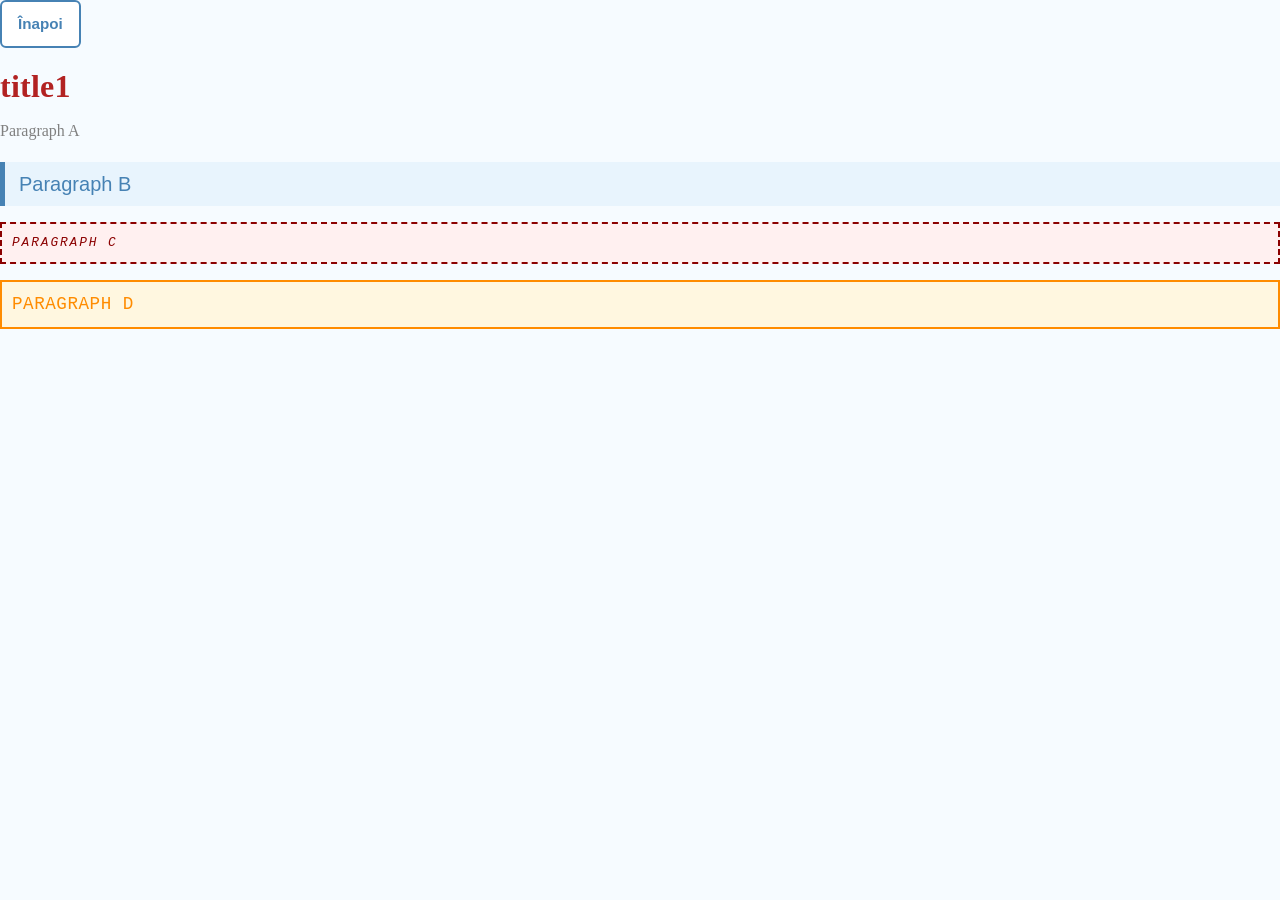
<file: specificity.html>
<!DOCTYPE html>
<html lang="en">
<head>
    <meta charset="UTF-8">
    <title>Specificity Game</title>
    <link rel="stylesheet" href="styles.css">
    <style>
        p {
            color: gray;
            font-size: 1rem;
            font-family: Georgia, serif;
            line-height: 1.4;
            padding: 4px 0;
        }

        .info {
            color: steelblue;
            font-size: 1.25rem;
            background-color: #e8f4fd;
            padding: 8px 14px;
            border-left: 5px solid steelblue;
            font-family: Arial, sans-serif;
        }

        #warning {
            color: darkred;
            font-size: 0.8rem;
            font-style: italic;
            text-transform: uppercase;
            letter-spacing: 0.15em;
            border: 2px dashed darkred;
            padding: 10px;
            background-color: #fff0f0;
            font-family: 'Courier New', monospace;
        }

        #warning.info {
            color: darkorange;
            background-color: #fff7e0;
            border: 2px solid darkorange;
            font-size: 1.1rem;
            font-style: normal;
            letter-spacing: 0.03em;
        }

        h1 {
            color: #b22222;
        }

        .back-btn {
            display: inline-block;
            margin: 0 0 18px;
            padding: 10px 16px;
            border: 2px solid steelblue;
            border-radius: 6px;
            background: #ffffff;
            color: steelblue;
            font-family: Arial, sans-serif;
            font-size: 0.95rem;
            font-weight: 700;
            cursor: pointer;
            text-decoration: none;
        }

        .back-btn:hover,
        .back-btn:focus {
            background-color: #e8f4fd;
            text-decoration: none;
        }
    </style>
</head>
<body>

    <a href="javascript:history.back()" class="back-btn">Înapoi</a>

    <h1>title1</h1>

    <p>Paragraph A</p>

    <p class="info">Paragraph B</p>

    <p id="warning">Paragraph C</p>

    <p class="info" id="warning">Paragraph D</p>

</body>
</html>
</file>
<file: styles.css>
* {
    margin: 0;
    padding: 0;
    box-sizing: border-box;
}

html {
    scroll-behavior: smooth;
}

body {
    font-family: 'Segoe UI', Tahoma, Geneva, Verdana, sans-serif;
    font-size: 16px;
    line-height: 1.6;
    color: #4a5f6f;
    background-color: #f5f7fa;
}

h1 {
    --accent: #b8c7d8;
    --accent-strong: #94a8bc;
    color: #2c4563;
    margin-bottom: 0.5rem;
}

h2 {
    font-size: 2rem;
    font-weight: 700;
    color: #34527a;
    margin-top: 2rem;
    margin-bottom: 1rem;
}

h3 {
    font-size: 1.5rem;
    font-weight: 600;
    color: #5a8bb5;
    margin-top: 1.5rem;
    margin-bottom: 0.75rem;
}

h4 {
    font-size: 1.1rem;
    font-weight: 600;
    color: #5a8bb5;
    margin-top: 1rem;
    margin-bottom: 0.5rem;
}

p {
    margin-bottom: 1rem;
    color: #5a6f7f;
}

a {
    color: #5a8bb5;
    text-decoration: none;
    transition: color 0.2s ease;
}

a:hover,
a:focus {
    color: #3d6b98;
    text-decoration: underline;
}

a:focus {
    outline: 2px solid #5a8bb5;
    outline-offset: 2px;
}

.skip-link {
    position: absolute;
    top: -40px;
    left: 0;
    background: #5a8bb5;
    color: white;
    padding: 8px;
    text-decoration: none;
    z-index: 100;
    border-radius: 0;
}

.skip-link:focus {
    top: 0;
}

.main-jump-wrap {
    padding-top: 0.75rem;
}

.main-jump-btn {
    display: inline-block;
    padding: 0.6rem 1rem;
    border: 1px solid #5a8bb5;
    border-radius: 4px;
    background-color: rgba(90, 139, 181, 0.15);
    color: #cbd7e3;
    font-weight: 600;
    text-decoration: none;
}

.main-jump-btn:hover {
    background-color: rgba(90, 139, 181, 0.25);
    text-decoration: none;
}

.main-jump-btn:focus {
    outline: 2px solid #9ecbf0;
    outline-offset: 2px;
}


.container {
    max-width: 1200px;
    margin: 0 auto;
    padding: 0 2rem;
}


header {
    background: linear-gradient(135deg, #e8f0f8 0%, #d4e5f0 100%);
    color: #2c4563;
    padding: 2.5rem 0;
    border-bottom: 2px solid #5a8bb5;
}

header .site-title {
    color: #2c4563;
    font-size: 2.2rem;
    font-weight: 700;
    line-height: 1.2;
    margin-bottom: 0.5rem;
}

.tagline {
    font-size: 1.1rem;
    color: #5a7a8f;
    margin: 0;
}


nav {
    background-color: white;
    border-bottom: 2px solid #e8f0f8;
    position: sticky;
    top: 0;
    z-index: 50;
}

.nav-list {
    list-style: none;
    display: flex;
    flex-wrap: wrap;
    gap: 0;
}

.nav-list a {
    display: block;
    padding: 1rem 1.5rem;
    color: #5a8bb5;
    font-weight: 500;
    transition: background-color 0.15s ease, color 0.15s ease;
    text-decoration: none;
    border-bottom: 3px solid transparent;
}

.nav-list a:hover {
    background-color: #f5f7fa;
    text-decoration: none;
    color: #3d6b98;
}

.nav-list a:focus {
    outline: 2px solid #5a8bb5;
    outline-offset: -4px;
}

.nav-list a.active {
    background-color: transparent;
    border-bottom: 3px solid #5a8bb5;
    color: #2c4563;
    text-decoration: none;
}

main {
    padding: 2.5rem 0;
    min-height: calc(100vh - 300px);
}


.hero {
    background-color: white;
    padding: 2.5rem;
    border-radius: 4px;
    border: 1px solid #d0dce8;
    border-left: 4px solid #5a8bb5;
    margin-bottom: 2.5rem;
    box-shadow: 0 1px 3px rgba(0, 0, 0, 0.05);
}

.hero h2 {
    margin-top: 0;
    color: #34527a;
}


.features {
    margin-bottom: 2.5rem;
}

.feature-grid {
    display: grid;
    grid-template-columns: repeat(auto-fit, minmax(280px, 1fr));
    gap: 2rem;
    margin-top: 1.5rem;
}

.feature-card {
    background-color: white;
    padding: 2rem;
    border-radius: 4px;
    border: 1px solid #d0dce8;
    border-left: 4px solid #5a8bb5;
    transition: box-shadow 0.2s ease, transform 0.2s ease;
    box-shadow: 0 1px 3px rgba(0, 0, 0, 0.05);
}

.feature-card:hover {
    box-shadow: 0 4px 8px rgba(90, 139, 181, 0.15);
    transform: translateY(-2px);
}

.feature-card h3 {
    margin-top: 0;
    color: #5a8bb5;
}


.latest-updates {
    margin-bottom: 2.5rem;
}

.updates-list {
    display: grid;
    gap: 1.5rem;
}

.update-item {
    background-color: white;
    padding: 1.75rem;
    border-radius: 4px;
    border: 1px solid #d0dce8;
    border-left: 4px solid #5a8bb5;
    box-shadow: 0 1px 3px rgba(0, 0, 0, 0.05);
}

.update-item h3 {
    margin-top: 0;
    color: #34527a;
}

.update-item p {
    margin-bottom: 0.5rem;
}


.dashboard-overview {
    margin-bottom: 2.5rem;
}

.stats-grid {
    display: grid;
    grid-template-columns: repeat(auto-fit, minmax(200px, 1fr));
    gap: 1.5rem;
    margin-top: 1.5rem;
}

.stat-card {
    background: linear-gradient(135deg, #e8f0f8 0%, #d4e5f0 100%);
    color: #2c4563;
    padding: 2rem;
    border-radius: 4px;
    text-align: center;
    border: 1px solid #c0d5e8;
    box-shadow: 0 2px 4px rgba(90, 139, 181, 0.1);
}

.stat-number {
    font-size: 2.5rem;
    font-weight: 700;
    color: #5a8bb5;
    margin-bottom: 0.5rem;
}

.stat-label {
    font-size: 0.95rem;
    opacity: 1;
    color: #5a7a8f;
}

.dashboard-content {
    margin-bottom: 2.5rem;
}

.info-boxes {
    display: grid;
    grid-template-columns: repeat(auto-fit, minmax(250px, 1fr));
    gap: 1.5rem;
    margin-top: 1.5rem;
}

.info-box {
    background-color: white;
    padding: 1.75rem;
    border-radius: 4px;
    border: 1px solid #d0dce8;
    border-left: 4px solid #5a8bb5;
    box-shadow: 0 1px 3px rgba(0, 0, 0, 0.05);
}

.info-box h4 {
    margin-top: 0;
    color: #5a8bb5;
}


.tips-list {
    background-color: white;
    padding: 1.75rem;
    border-radius: 4px;
    border: 1px solid #d0dce8;
    border-left: 4px solid #5a8bb5;
    margin-top: 1.5rem;
    box-shadow: 0 1px 3px rgba(0, 0, 0, 0.05);
}

.tips-list li {
    margin-bottom: 1rem;
    color: #5a6f7f;
}


.opportunities-table-section {
    background-color: white;
    padding: 1.75rem;
    border-radius: 4px;
    border: 1px solid #d0dce8;
    box-shadow: 0 1px 3px rgba(0, 0, 0, 0.05);
    overflow-x: auto;
    margin-bottom: 2.5rem;
}

.opportunities-table {
    width: 100%;
    border-collapse: collapse;
    margin-top: 1rem;
}

.opportunities-table caption {
    text-align: left;
    padding: 1rem 0;
    font-weight: 600;
    color: #2c4563;
    font-size: 0.95rem;
}

.opportunities-table thead {
    background-color: #e8f0f8;
    color: #2c4563;
    border-bottom: 2px solid #5a8bb5;
}

.opportunities-table th {
    padding: 1rem;
    text-align: left;
    font-weight: 600;
    color: #2c4563;
    border: none;
}

.opportunities-table td {
    padding: 1rem;
    border-bottom: 1px solid #e0e5ec;
    color: #5a6f7f;
}

.opportunities-table tbody tr:hover {
    background-color: #f5f7fa;
}

.opportunities-table tbody tr:nth-child(even) {
    background-color: white;
}


.status-open {
    display: inline-block;
    background-color: #d4edda;
    color: #5a7a5f;
    padding: 0.3rem 0.7rem;
    border-radius: 0;
    font-size: 0.85rem;
    font-weight: 500;
}

.status-closing {
    display: inline-block;
    background-color: #fff3cd;
    color: #856404;
    padding: 0.3rem 0.7rem;
    border-radius: 0;
    font-size: 0.85rem;
    font-weight: 500;
}


.tips-container {
    display: grid;
    grid-template-columns: repeat(auto-fit, minmax(250px, 1fr));
    gap: 1.5rem;
    margin-top: 1.5rem;
}

.tip {
    background-color: white;
    padding: 1.5rem;
    border-radius: 4px;
    border: 1px solid #d0dce8;
    border-left: 4px solid #5a8bb5;
    box-shadow: 0 1px 3px rgba(0, 0, 0, 0.05);
}

.tip h4 {
    margin-top: 0;
    color: #5a8bb5;
}

.form-section {
    background-color: white;
    padding: 1.75rem;
    border-radius: 4px;
    border: 1px solid #d0dce8;
    box-shadow: 0 1px 3px rgba(0, 0, 0, 0.05);
    margin-bottom: 2.5rem;
}

.application-form {
    max-width: 600px;
}

fieldset {
    border: 1px solid #d0dce8;
    padding: 1.5rem;
    margin-bottom: 1.5rem;
    border-radius: 4px;
    background-color: #f5f7fa;
}

legend {
    font-size: 1.1rem;
    font-weight: 600;
    color: #2c4563;
    padding: 0 0.5rem;
}

.form-group {
    margin-bottom: 1.5rem;
}

label {
    display: block;
    margin-bottom: 0.5rem;
    font-weight: 500;
    color: #34527a;
}

.required {
    color: #c85a52;
    font-weight: 600;
}

input[type="text"],
input[type="email"],
input[type="tel"],
select,
textarea {
    width: 100%;
    padding: 0.75rem;
    border: 1px solid #d0dce8;
    border-radius: 2px;
    font-size: 1rem;
    font-family: inherit;
    transition: border-color 0.15s ease, box-shadow 0.15s ease;
    background-color: white;
    color: #5a6f7f;
}

input[type="text"]:focus,
input[type="email"]:focus,
input[type="tel"]:focus,
select:focus,
textarea:focus {
    outline: none;
    border-color: #5a8bb5;
    box-shadow: 0 0 0 3px rgba(90, 139, 181, 0.1);
}

textarea {
    resize: vertical;
    min-height: 120px;
}

.checkbox-group {
    display: flex;
    align-items: center;
}

.checkbox-group label {
    display: flex;
    align-items: center;
    margin-bottom: 0;
    font-weight: normal;
    margin-right: 1.5rem;
    color: #5a6f7f;
}

input[type="checkbox"] {
    margin-right: 0.5rem;
    width: 18px;
    height: 18px;
    cursor: pointer;
}

.form-actions {
    display: flex;
    gap: 1rem;
    margin-top: 2rem;
}

.btn {
    padding: 0.75rem 2rem;
    border: none;
    border-radius: 2px;
    font-size: 1rem;
    font-weight: 600;
    cursor: pointer;
    transition: background-color 0.15s ease, box-shadow 0.15s ease;
}

.btn:focus {
    outline: 2px solid #5a8bb5;
    outline-offset: 2px;
}

.btn:active {
    transform: none;
}

.btn-primary {
    background-color: #5a8bb5;
    color: white;
    box-shadow: 0 2px 4px rgba(90, 139, 181, 0.2);
}

.btn-primary:hover {
    background-color: #4a7ba5;
}

.btn-secondary {
    background-color: #e0e8f0;
    color: #34527a;
    box-shadow: 0 1px 2px rgba(0, 0, 0, 0.05);
}

.btn-secondary:hover {
    background-color: #d0dce8;
}

.form-note {
    font-size: 0.9rem;
    color: #8a9fab;
    margin-top: 1.5rem;
    padding-top: 1rem;
    border-top: 1px solid #d0dce8;
}

.contact-info {
    margin-bottom: 2.5rem;
}

.contact-methods {
    display: grid;
    grid-template-columns: repeat(auto-fit, minmax(250px, 1fr));
    gap: 1.5rem;
    margin-top: 1.5rem;
}

.contact-method {
    background-color: white;
    padding: 1.5rem;
    border-radius: 4px;
    border: 1px solid #d0dce8;
    box-shadow: 0 1px 3px rgba(0, 0, 0, 0.05);
}

.contact-method h4 {
    margin-top: 0;
    color: #5a8bb5;
}

.contact-method p {
    margin-bottom: 0;
    color: #5a6f7f;
}


footer {
    background: linear-gradient(135deg, #e8f0f8 0%, #d4e5f0 100%);
    color: #2c4563;
    text-align: center;
    padding: 1.75rem 0;
    margin-top: 2.5rem;
    border-top: 2px solid #5a8bb5;
}

footer p {
    margin-bottom: 0.5rem;
    color: #34527a;
}

footer p:last-child {
    font-size: 0.9rem;
    color: #5a7a8f;
}

body {
    color: #d8e1ea;
    background-color: #0f1720;
}

h1,
h2 {
    color: #e8f0f8;
}

h3,
h4 {
    color: #8fc2ec;
}

p,
label,
.stat-label,
.form-note,
.contact-method p,
.tips-list li,
.opportunities-table td,
.tagline {
    color: #b7c7d8;
}

a {
    color: #9ecbf0;
}

a:hover,
a:focus {
    color: #c2dff8;
}

a:focus,
.btn:focus,
.nav-list a:focus {
    outline-color: #9ecbf0;
}

.skip-link {
    background: #4a7ba5;
    color: #ffffff;
}

header {
    background: linear-gradient(135deg, #182633 0%, #1d3245 100%);
    color: #e8f0f8;
    border-bottom: 2px solid #4a7ba5;
}

header .site-title {
    color: #e8f0f8;
}

nav {
    background-color: #13202d;
    border-bottom: 1px solid #24394c;
}

.nav-list a {
    color: #9ecbf0;
}

.nav-list a:hover {
    background-color: #1a2b3b;
    color: #d5ebff;
}

.nav-list a.active {
    border-bottom-color: #8fc2ec;
    color: #e8f0f8;
}

.hero,
.feature-card,
.update-item,
.info-box,
.tips-list,
.opportunities-table-section,
.tip,
.form-section,
.contact-method {
    background-color: #162330;
    border-color: #24394c;
    box-shadow: 0 2px 10px rgba(0, 0, 0, 0.25);
}

.hero,
.feature-card,
.update-item,
.info-box,
.tips-list,
.tip {
    border-left-color: #4a7ba5;
}

.hero h2,
.update-item h3,
.opportunities-table caption,
legend {
    color: #e8f0f8;
}

.stat-card {
    background: linear-gradient(135deg, #1f3144 0%, #28445f 100%);
    color: #e8f0f8;
    border-color: #355573;
}

.stat-number {
    color: #9ecbf0;
}

.opportunities-table thead {
    background-color: #1e3346;
    border-bottom-color: #4a7ba5;
}

.opportunities-table th {
    color: #e8f0f8;
}

.opportunities-table td {
    border-bottom-color: #223648;
}

.opportunities-table tbody tr:hover {
    background-color: #1a2c3b;
}

.opportunities-table tbody tr:nth-child(even) {
    background-color: #142331;
}

.status-open {
    background-color: #1f6d44;
    color: #eafff2;
}

.status-closing {
    background-color: #8c6b1f;
    color: #fff6d8;
}

fieldset {
    border-color: #2a4257;
    background-color: #13202d;
}

input[type="text"],
input[type="email"],
input[type="tel"],
select,
textarea {
    background-color: #0f1b26;
    color: #d8e1ea;
    border-color: #2a4257;
}

input[type="text"]:focus,
input[type="email"]:focus,
input[type="tel"]:focus,
select:focus,
textarea:focus {
    border-color: #8fc2ec;
    box-shadow: 0 0 0 3px rgba(143, 194, 236, 0.18);
}

.required {
    color: #ff8b82;
}

.btn-primary {
    background-color: #4a7ba5;
    color: #f5fbff;
}

.btn-primary:hover {
    background-color: #5a8bb5;
}

.btn-secondary {
    background-color: #2a4257;
    color: #dce8f3;
}

.btn-secondary:hover {
    background-color: #355573;
}

.form-note {
    border-top-color: #2a4257;
}

footer {
    background: linear-gradient(135deg, #182633 0%, #1d3245 100%);
    color: #dbe7f2;
    border-top: 2px solid #4a7ba5;
}

footer p,
footer p:last-child {
    color: #c3d6e7;
}

@media (max-width: 768px) {
    h1 {
        font-size: 1.8rem;
    }

    h2 {
        font-size: 1.5rem;
    }

    h3 {
        font-size: 1.2rem;
    }

    .container {
        padding: 0 1rem;
    }

    .nav-list {
        gap: 0;
    }

    .nav-list a {
        padding: 0.75rem 1rem;
        font-size: 0.95rem;
    }

    main {
        padding: 1.5rem 0;
    }

    .hero,
    .feature-grid,
    .stats-grid,
    .info-boxes,
    .tips-container,
    .contact-methods {
        margin-bottom: 1.5rem;
    }

    .feature-grid,
    .stats-grid,
    .info-boxes,
    .tips-container,
    .contact-methods {
        grid-template-columns: 1fr;
    }

    .form-actions {
        flex-direction: column;
    }

    .btn {
        width: 100%;
    }

    .opportunities-table-section {
        padding: 1rem;
    }

    .opportunities-table {
        font-size: 0.9rem;
    }

    .opportunities-table th,
    .opportunities-table td {
        padding: 0.75rem;
    }

    .main-jump-btn {
        width: 100%;
        text-align: center;
    }
}

@media (max-width: 480px) {
    h1 {
        font-size: 1.5rem;
    }

    h2 {
        font-size: 1.25rem;
        margin-top: 1.5rem;
    }

    body {
        font-size: 15px;
    }

    header {
        padding: 1.5rem 0;
    }

    main {
        padding: 1rem 0;
    }

    fieldset {
        padding: 1rem;
        margin-bottom: 1rem;
    }

    .stat-number {
        font-size: 2rem;
    }
}

:root {
    --bg-0: #0b1118;
    --bg-1: #111a24;
    --bg-2: #162230;
    --line: #2b3f53;
    --line-soft: #233444;
    --text-strong: #edf3fa;
    --text: #c6d4e2;
    --text-soft: #9fb2c4;
    --accent: #9dc7ee;
    --accent-strong: #77addf;
}

body {
    font-family: "Trebuchet MS", "Gill Sans", "Segoe UI", sans-serif;
    font-size: 16px;
    line-height: 1.6;
    color: var(--text);
    background:
        radial-gradient(1200px 500px at 15% -10%, #1c2b3a 0%, transparent 60%),
        radial-gradient(1000px 450px at 85% -15%, #17293a 0%, transparent 58%),
        var(--bg-0);
}

h1,
h2,
h3,
h4,
legend {
    font-family: "Palatino Linotype", "Book Antiqua", Palatino, serif;
    letter-spacing: 0.25px;
    line-height: 1.3;
}

h1,
h2 {
    color: var(--text-strong);
}

h3,
h4,
.nav-list a.active,
.hero h2,
.update-item h3,
.opportunities-table caption {
    color: var(--accent);
}

p,
label,
.stat-label,
.form-note,
.contact-method p,
.tips-list li,
.opportunities-table td,
.tagline {
    color: #a8bccf;
}

header,
footer {
    background: linear-gradient(135deg, #121c27 0%, #172533 100%);
    border-color: var(--line);
}

nav {
    background-color: rgba(18, 29, 40, 0.92);
    border-bottom: 1px solid var(--line);
    backdrop-filter: blur(6px);
}

.nav-list a {
    color: #b8d5ee;
    border-bottom-color: transparent;
}

.nav-list a:hover {
    background-color: rgba(119, 173, 223, 0.09);
    color: #d8ebfb;
}

.nav-list a.active {
    border-bottom-color: var(--accent-strong);
}

.hero,
.feature-card,
.update-item,
.info-box,
.tips-list,
.opportunities-table-section,
.tip,
.form-section,
.contact-method,
.stat-card,
fieldset {
    background: linear-gradient(180deg, rgba(27, 40, 54, 0.95) 0%, rgba(22, 34, 47, 0.95) 100%);
    border: 1px solid var(--line-soft);
    box-shadow: 0 10px 24px rgba(4, 9, 14, 0.26);
}

.hero,
.feature-card,
.update-item,
.info-box,
.tips-list,
.tip {
    border-left: 3px solid var(--accent-strong);
}

.feature-card:hover {
    box-shadow: 0 14px 28px rgba(7, 14, 21, 0.32);
}

.opportunities-table thead {
    background-color: #1a2a3a;
    border-bottom-color: var(--accent-strong);
}

.opportunities-table th {
    color: #dbe9f6;
}

.opportunities-table td {
    border-bottom-color: #273a4d;
}

.opportunities-table tbody tr:hover {
    background-color: #1a2b3a;
}

.opportunities-table tbody tr:nth-child(even) {
    background-color: #142230;
}

input[type="text"],
input[type="email"],
input[type="tel"],
select,
textarea {
    background-color: #0f1a25;
    color: #deebf8;
    border: 1px solid #35506a;
}

input[type="text"]:focus,
input[type="email"]:focus,
input[type="tel"]:focus,
select:focus,
textarea:focus {
    border-color: var(--accent);
    box-shadow: 0 0 0 3px rgba(157, 199, 238, 0.22);
}

.btn-primary {
    background: linear-gradient(180deg, #78afdf 0%, #5f98cb 100%);
    color: #f6fbff;
}

.btn-primary:hover {
    background: linear-gradient(180deg, #89bae6 0%, #699fd0 100%);
}

.btn-secondary {
    background: #2a3e53;
    color: #d4e3f2;
}

.btn-secondary:hover {
    background: #334b63;
}

footer p,
footer p:last-child {
    color: #afc4d8;
}

header,
footer {
    background: linear-gradient(135deg, #111b26 0%, #162535 100%);
}

.hero,
.feature-card,
.update-item,
.info-box,
.tips-list,
.tip {
    border-left-color: #6ea7da;
}

.opportunities-table thead {
    border-bottom-color: #6ea7da;
}

.status-open {
    background-color: #1f5f4d;
    color: #e7fff6;
}

.status-closing {
    background-color: #3b4f68;
    color: #e8f1fb;
}

.btn-primary {
    background: linear-gradient(180deg, #77addf 0%, #5e95c7 100%);
}

.btn-primary:hover {
    background: linear-gradient(180deg, #86bae8 0%, #6aa1d1 100%);
}


body {
    background:
        radial-gradient(1100px 460px at 18% -10%, #1a2531 0%, transparent 62%),
        radial-gradient(900px 420px at 82% -12%, #182432 0%, transparent 60%),
        #0c131b;
}

.nav-list a {
    color: #c3cfdb;
}

.nav-list a:hover {
    background-color: rgba(148, 168, 188, 0.12);
    color: #e1e9f1;
}

.nav-list a.active,
h3,
h4,
.hero h2,
.update-item h3,
.opportunities-table caption {
    color: #cbd7e3;
}

.hero,
.feature-card,
.update-item,
.info-box,
.tips-list,
.tip {
    border-left-color: #748ca4;
}

.opportunities-table thead {
    border-bottom-color: #748ca4;
}


.opportunities-table thead {
    background-color: #a6bedc;
}

.opportunities-table tbody tr:nth-child(odd) {
    background-color: #ffffff;
}

.opportunities-table tbody tr:nth-child(even) {
    background-color: #fbfdff;
}

.opportunities-table tbody tr:hover {
    background-color: #eef6ff;
}

.opportunities-table td {
    color: var(--text);
    border-bottom-color: #e6eef6;
}


.btn-primary {
    background: linear-gradient(180deg, #5f7387 0%, #4e6072 100%);
    border-color: rgba(226, 235, 244, 0.18);
}

.btn-primary:hover {
    background: linear-gradient(180deg, #6a8096 0%, #576b80 100%);
    box-shadow: 0 0 0 1px rgba(212, 223, 234, 0.22), 0 8px 20px rgba(9, 19, 29, 0.35);
}

.btn-secondary {
    background: #2f3c4a;
    border-color: #4b6176;
    color: #d7e1ec;
}

.btn-secondary:hover {
    background: #3a4959;
}

.status-open {
    background-color: #1f6d44;
    color: #eafff2;
}

.status-closing {
    background-color: #8c6b1f;
    color: #fff6d8;
}

.opportunities-table caption {
    caption-side: top;
    text-align: left;
    padding: 0 0 0.65rem;
    font-family: "Trebuchet MS", "Gill Sans", "Segoe UI", sans-serif;
    font-size: 1.12rem;
    font-weight: 600;
    line-height: 1.35;
    letter-spacing: 0;
    color: #b2c0d0;
}

.opportunities-table {
    margin-top: 0;
}

.form-section {
    max-width: 760px;
    margin-left: auto;
    margin-right: auto;
}

.application-form {
    max-width: 100%;
    margin-left: auto;
    margin-right: auto;
}

input[type="text"]:focus,
input[type="email"]:focus,
input[type="tel"]:focus,
select:focus,
textarea:focus {
    border-color: #9db0c4;
    box-shadow: 0 0 0 3px rgba(157, 176, 196, 0.2);
}

:root {
    --bg-0: #ffffff;
    --bg-1: #f6fbff;
    --bg-2: #f0f6fb;
    --line: #e6eef6;
    --line-soft: #f0f6fb;
    --text-strong: #0f2430;
    --text: #223241;
    --text-soft: #456f91;
    --accent: #0b6cff;
    --accent-strong: #0758c9;
}

body {
    background: var(--bg-1);
    color: var(--text);
    background-image: none !important;
}

header, footer {
    background: linear-gradient(135deg, #f8fbff 0%, #eef6ff 100%);
    color: var(--text-strong);
    border-color: var(--line);
}

nav {
    background-color: #ffffff;
    border-bottom-color: var(--line);
    color: var(--text);
    backdrop-filter: none;
}

.nav-list a {
    color: var(--accent);
}

.nav-list a:hover {
    background-color: #d3e5f8;
    color: var(--accent-strong);
}

.nav-list a.active {
    border-bottom-color: var(--accent);
    color: var(--text-strong);
}

.hero,
.feature-card,
.update-item,
.info-box,
.tips-list,
.opportunities-table-section,
.tip,
.form-section,
.contact-method,
.stat-card,
fieldset {
    background: #ffffff;
    border: 1px solid var(--line);
    box-shadow: 0 6px 18px rgba(16,30,45,0.06);
}

.hero,
.feature-card,
.update-item,
.info-box,
.tips-list,
.tip {
    border-left-color: var(--accent);
}

a {
    color: var(--accent);
}

a:hover,
a:focus {
    color: var(--accent-strong);
}

.btn-primary {
    background: linear-gradient(180deg, var(--accent) 0%, var(--accent-strong) 100%);
    color: #ffffff;
    box-shadow: 0 6px 18px rgba(11,108,255,0.12);
}

.btn-secondary {
    background: #f0f6fb;
    color: var(--text-strong);
}

input[type="text"],
input[type="email"],
input[type="tel"],
select,
textarea {
    background-color: #ffffff;
    color: var(--text);
    border: 1px solid var(--line);
    box-shadow: none;
}

.skip-link {
    background: var(--accent);
    color: #ffffff;
}

footer p {
    color: var(--text-soft);
}

.opportunities-table thead {
    background-color: #f0f6fb;
    border-bottom-color: var(--accent);
}

:root {
    --text-strong: #041524; 
    --text: #07212b;        
    --text-soft: #394f59;   
}

p,
label,
.stat-label,
.form-note,
.contact-method p,
.tips-list li,
.opportunities-table td,
.tagline {
    color: var(--text);
}

.opportunities-table th {
    color: var(--text-strong);
}

.nav-list a {
    color: var(--text);
}

.nav-list a:hover {
    color: var(--accent-strong);
}


input[type="text"],
input[type="email"],
input[type="tel"],
select,
textarea {
    color: var(--text);
}


.btn-secondary {
    color: var(--text-strong);
}

header .site-title,
.site-title {
    color: var(--accent-strong) !important;
}

.form-section legend,
fieldset legend {
    color: var(--text-strong);
}


:root {
    --contact-text: var(--text);
}

.contact-method p {
    color: var(--contact-text) !important;
}

.form-section legend,
fieldset legend {
    color: var(--contact-text) !important;
}

body.overview-page {
    background:
        radial-gradient(1000px 420px at 15% -10%, rgba(11, 108, 255, 0.12) 0%, transparent 60%),
        radial-gradient(900px 380px at 85% -12%, rgba(7, 88, 201, 0.08) 0%, transparent 58%),
        #f6fbff;
}

body.overview-page .overview-layout {
    display: grid;
    grid-template-columns: 1.15fr 0.95fr;
    gap: 1rem;
    align-items: stretch;
    margin-bottom: 1.5rem;
}

body.overview-page .overview-grid {
    display: grid;
    grid-template-columns: repeat(2, minmax(0, 1fr));
    gap: 1rem;
}

body.overview-page .profile-panel,
body.overview-page .overview-panel,
body.overview-page .skills-panel,
body.overview-page .projects-panel,
body.overview-page .contact-panel {
    background: linear-gradient(180deg, #ffffff 0%, #f8fcff 100%);
    border: 1px solid var(--line);
    border-radius: 12px;
    box-shadow: 0 14px 30px rgba(16, 30, 45, 0.07);
    padding: 1.5rem;
}

body.overview-page .overview-card,
body.overview-page .badge,
body.overview-page .skill-pill {
    border-radius: 999px;
}

body.overview-page .overview-card {
    background: #ffffff;
    border: 1px solid var(--line-soft);
    border-radius: 12px;
    box-shadow: 0 10px 22px rgba(16, 30, 45, 0.06);
    padding: 0.95rem;
}

body.overview-page .overview-card.featured {
    border-color: rgba(11, 108, 255, 0.22);
    background: linear-gradient(180deg, #f8fbff 0%, #edf4ff 100%);
}

body.overview-page .overview-cards,
body.overview-page .overview-badges,
body.overview-page .contact-list {
    display: flex;
    flex-wrap: wrap;
    gap: 0.5rem;
}

body.overview-page .overview-cards {
    display: grid;
    grid-template-columns: repeat(2, minmax(0, 1fr));
    align-items: start;
    gap: 0.75rem;
}

body.overview-page .overview-cards .overview-card {
    width: 100%;
}

body.overview-page .badge,
body.overview-page .skill-pill {
    display: inline-flex;
    align-items: center;
    padding: 0.4rem 0.7rem;
    background: #eef5ff;
    border: 1px solid rgba(11, 108, 255, 0.12);
    color: var(--accent-strong);
    font-weight: 600;
}

body.card-page {
    background:
        radial-gradient(900px 380px at 50% -10%, rgba(11, 108, 255, 0.10) 0%, transparent 55%),
        #f6fbff;
}

body.card-page .card-shell {
    max-width: 560px;
    margin: 0 auto;
    padding: 2.25rem;
    border-radius: 24px;
    background: linear-gradient(180deg, #ffffff 0%, #f8fcff 100%);
    border: 1px solid var(--line);
    box-shadow: 0 18px 40px rgba(16, 30, 45, 0.09);
    text-align: center;
}

body.card-page .card-photo {
    width: 180px;
    height: 180px;
    object-fit: contain;
    margin: 0 auto 1.25rem;
    display: block;
}

body.card-page .card-title {
    font-size: clamp(2rem, 4vw, 2.35rem);
    margin-bottom: 0.35rem;
    color: var(--text-strong);
}

body.card-page .card-subtitle {
    font-size: 1.05rem;
    color: var(--accent-strong);
    margin-bottom: 1rem;
}

body.card-page .card-links {
    display: flex;
    flex-direction: column;
    gap: 0.75rem;
    margin-top: 1.25rem;
}

body.card-page .card-links a {
    display: inline-flex;
    justify-content: center;
    align-items: center;
    padding: 0.9rem 1rem;
    border-radius: 14px;
    background: #eef5ff;
    border: 1px solid rgba(11, 108, 255, 0.14);
    color: var(--accent-strong);
    font-weight: 600;
}

body.card-page .card-links a:hover,
body.card-page .card-links a:focus {
    background: #e0edff;
    color: var(--accent-strong);
}

body.chatbot-page {
    background:
        radial-gradient(1000px 430px at 20% -12%, rgba(11, 108, 255, 0.12) 0%, transparent 60%),
        radial-gradient(850px 360px at 85% -10%, rgba(7, 88, 201, 0.08) 0%, transparent 55%),
        #f6fbff;
}

body.chatbot-page .chatbot-shell {
    display: grid;
    grid-template-columns: minmax(0, 1.35fr) minmax(260px, 0.75fr);
    gap: 1.5rem;
    align-items: start;
}

body.chatbot-page .chatbot-window,
body.chatbot-page .chatbot-sidebar {
    background: linear-gradient(180deg, #ffffff 0%, #f8fcff 100%);
    border: 1px solid var(--line);
    border-radius: 22px;
    box-shadow: 0 14px 30px rgba(16, 30, 45, 0.07);
    padding: 1.5rem;
}

body.chatbot-page .chatbot-feed {
    min-height: 320px;
    padding: 1rem;
    border-radius: 18px;
    border: 1px solid var(--line-soft);
    background: #fafdff;
}

body.chatbot-page .message {
    max-width: 92%;
    padding: 0.9rem 1rem;
    border-radius: 18px;
    border: 1px solid var(--line-soft);
    background: #ffffff;
    box-shadow: 0 10px 18px rgba(16, 30, 45, 0.05);
    margin-bottom: 1.2rem;
}

body.chatbot-page .message.user {
    margin-left: auto;
    background: linear-gradient(180deg, #5a8bb5 0%, #4a7aa3 100%);
    border-color: #5a8bb5;
    color: #ffffff;
}

body.chatbot-page .message.user .message-label,
body.chatbot-page .message.user p {
    color: #ffffff;
}

body.chatbot-page .message.bot {
    margin-right: auto;
    background: #f9fafb;
    border-color: #e5e7eb;
}

body.chatbot-page .message-label {
    color: var(--accent-strong);
    font-weight: 700;
}

body.chatbot-page .chatbot-form {
    margin-top: 1rem;
}

body.chatbot-page .chatbot-form textarea {
    min-height: 120px;
    resize: vertical;
    border-radius: 16px;
    background: #ffffff;
}

body.chatbot-page .form-row {
    display: flex;
    flex-wrap: wrap;
    gap: 0.75rem;
    margin-top: 0.9rem;
}

body.chatbot-page .chatbot-sidebar {
    position: sticky;
    top: 5.5rem;
}

body.chatbot-page .suggested-questions {
    display: grid;
    gap: 0.75rem;
    margin-top: 1rem;
}

body.chatbot-page .question-chip {
    width: 100%;
    justify-content: flex-start;
    text-align: left;
    padding: 0.9rem 1rem;
    border-radius: 14px;
    background: #eef5ff;
    border: 1px solid rgba(11, 108, 255, 0.14);
    color: var(--accent-strong);
}

body.chatbot-page .question-chip:hover {
    background: #e3edfc;
}

body.chatbot-page .chatbot-meta {
    display: flex;
    flex-wrap: wrap;
    gap: 0.6rem;
    margin-top: 1rem;
}

body.chatbot-page .meta-pill {
    display: inline-flex;
    align-items: center;
    padding: 0.4rem 0.75rem;
    border-radius: 999px;
    background: #eef5ff;
    border: 1px solid rgba(11, 108, 255, 0.12);
    color: var(--accent-strong);
    font-weight: 600;
}

body.chatbot-page .btn-primary {
    box-shadow: 0 10px 22px rgba(11, 108, 255, 0.16);
}

@media (max-width: 980px) {
    body.overview-page .overview-layout,
    body.chatbot-page .chatbot-shell {
        grid-template-columns: 1fr;
    }

    body.overview-page .overview-grid {
        grid-template-columns: repeat(2, minmax(0, 1fr));
    }

    body.overview-page .overview-cards {
        grid-template-columns: 1fr;
    }

    body.chatbot-page .chatbot-sidebar {
        position: static;
    }
}

@media (max-width: 720px) {
    body.overview-page .overview-grid {
        grid-template-columns: 1fr;
    }

    body.card-page .card-shell,
    body.chatbot-page .chatbot-window,
    body.chatbot-page .chatbot-sidebar,
    body.overview-page .profile-panel,
    body.overview-page .overview-panel,
    body.overview-page .skills-panel,
    body.overview-page .projects-panel,
    body.overview-page .contact-panel {
        padding: 1.25rem;
    }

    body.card-page .card-photo {
        width: 150px;
        height: 150px;
    }
}


:root {
    --contact-text: #6994bd;
}

.contact-method p,
.contact-method p a,
.form-section legend,
fieldset legend {
    color: var(--contact-text) !important;
}

header .site-title {
    color: var(--contact-text) !important;
}

.nav-list a {
    color: var(--contact-text);
}

.nav-list a:hover,
.nav-list a:focus {
    color: var(--contact-text);
    background-color: rgba(34, 50, 65, 0.04);
}

.nav-list a.active {
    color: var(--contact-text);
    border-bottom-color: var(--contact-text);
}

.btn-primary {
    background: linear-gradient(180deg, var(--contact-text) 0%, rgba(34, 50, 65, 0.9) 100%);
    border-color: var(--contact-text);
    color: #ffffff;
}

.btn-primary:hover {
    filter: brightness(1.05);
}

.hero,
.feature-card,
.update-item,
.info-box,
.tips-list,
.tip {
    border-left-color: var(--contact-text) !important;
}

.opportunities-table thead {
    background-color: #fbfdff;
    border-bottom-color: var(--contact-text);
}

.opportunities-table th,
.opportunities-table caption {
    color: var(--contact-text);
}


label,
legend {
    color: var(--contact-text);
}
</file>
<file: card.css>
.card-page .card-shell {
    gap: 0;
}

.card-page .card-shell p {
    margin-bottom: 1rem;
}

.card-page .card-title {
    font-size: 2.15rem;
    margin-bottom: 0.35rem;
}

.card-page .card-subtitle {
    font-size: 1.1rem;
    margin-bottom: 0.95rem;
}

.card-page .card-links a {
    word-break: break-word;
}

.card-page #main-card {
    border-left-width: 4px;
}

.card-page #fullname {
    letter-spacing: 0.01em;
}

.card-page #email-link {
    letter-spacing: 0.02em;
}

.card-page #github-link {
    font-style: normal;
}

.card-page .card-photo {
    background: linear-gradient(180deg, rgba(11, 108, 255, 0.04) 0%, rgba(11, 108, 255, 0.01) 100%);
    width: 140px;
    height: 140px;
    border-radius: 50%;
    object-fit: cover;
    object-position: center;
    display: block;
    transition: transform 220ms ease;
    will-change: transform;
}

.card-page .card-photo:hover {
    transform: scale(1.08);
}
</file>
<file: chatbot.css>
.chatbot-sidebar h2,
.chatbot-window h2 {
    margin-bottom: 1rem;
}

.chatbot-form label {
    font-weight: 600;
}

.chatbot-form textarea {
    min-height: 92px;
    resize: vertical;
}

.chatbot-feed .message p {
    margin-bottom: 0;
}

.chatbot-sidebar {
    position: sticky;
    top: 5.5rem;
}

.chatbot-sidebar .suggested-questions {
    margin: 0 0 1rem;
}

.chatbot-sidebar .question-chip {
    width: 100%;
    justify-content: flex-start;
    text-align: left;
    border-radius: 14px;
}

.chatbot-sidebar .question-chip:hover {
    background: rgba(119, 173, 223, 0.14);
}
</file>
